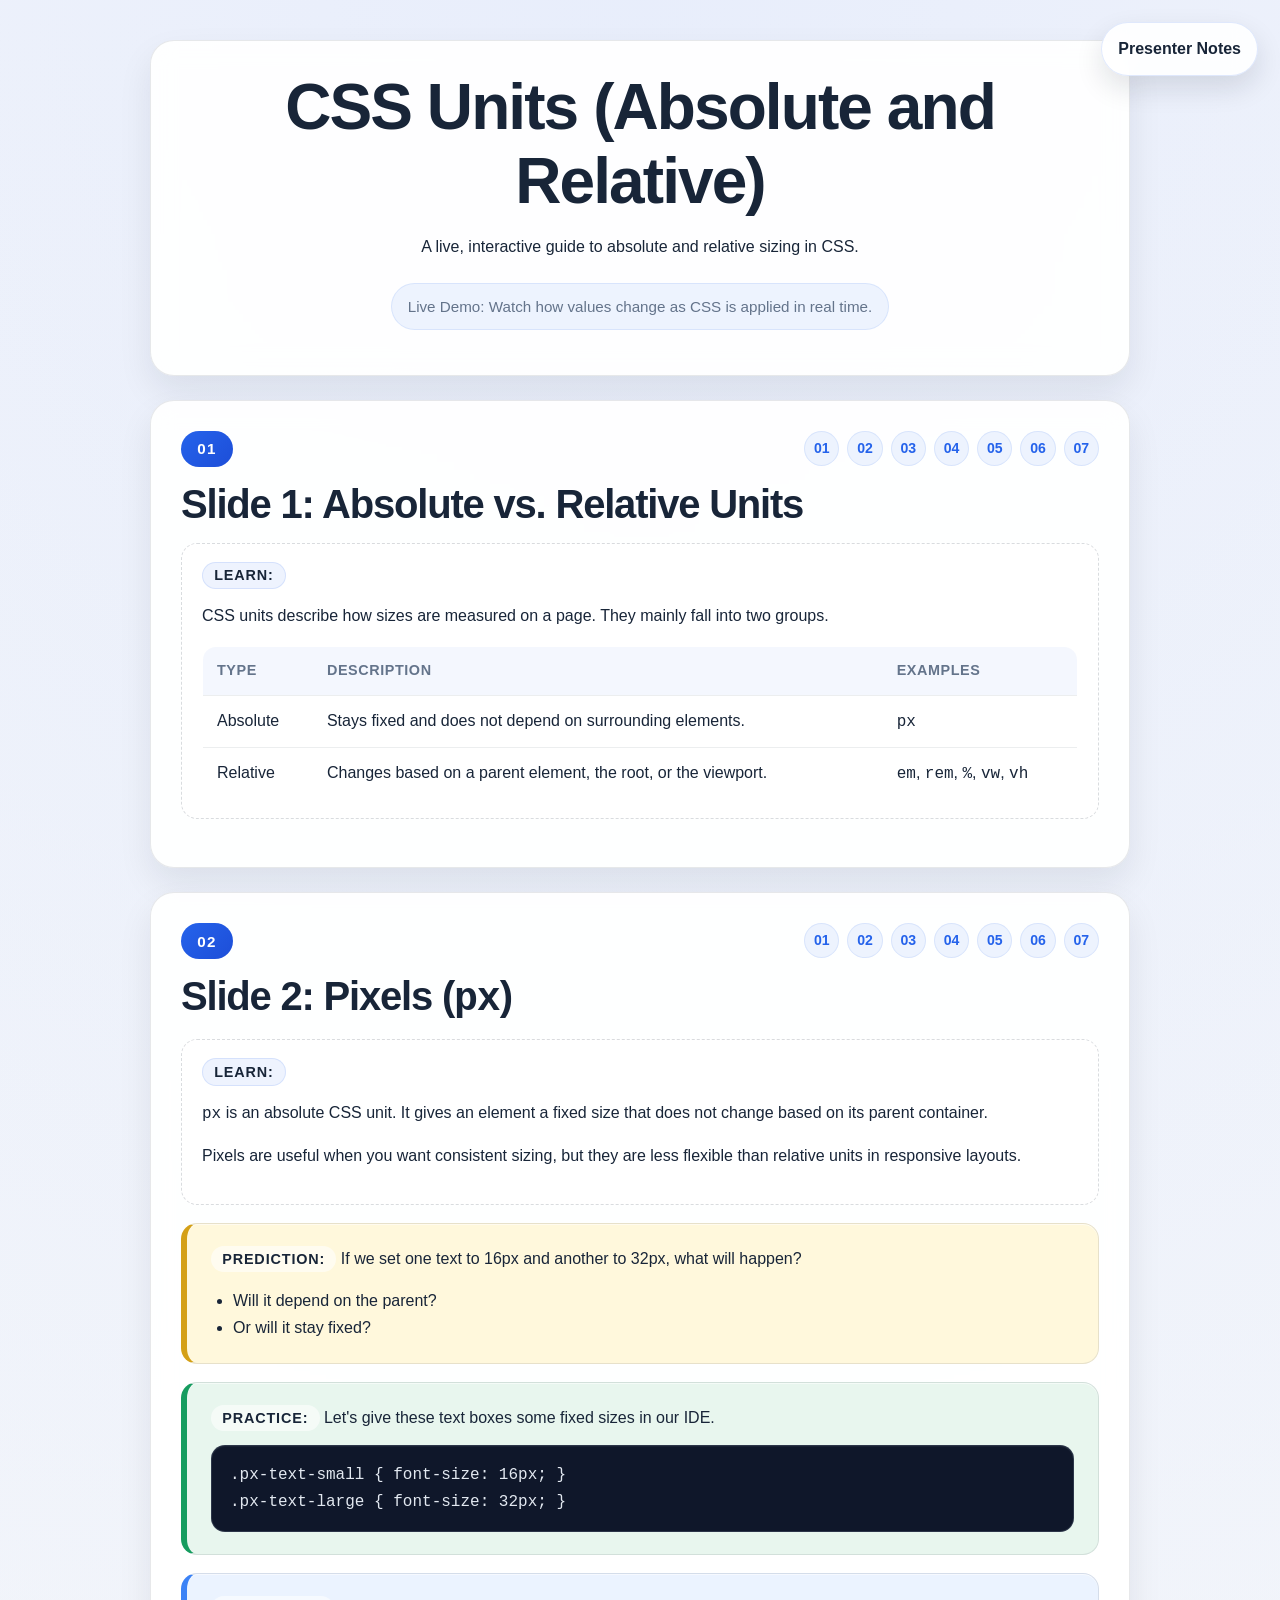
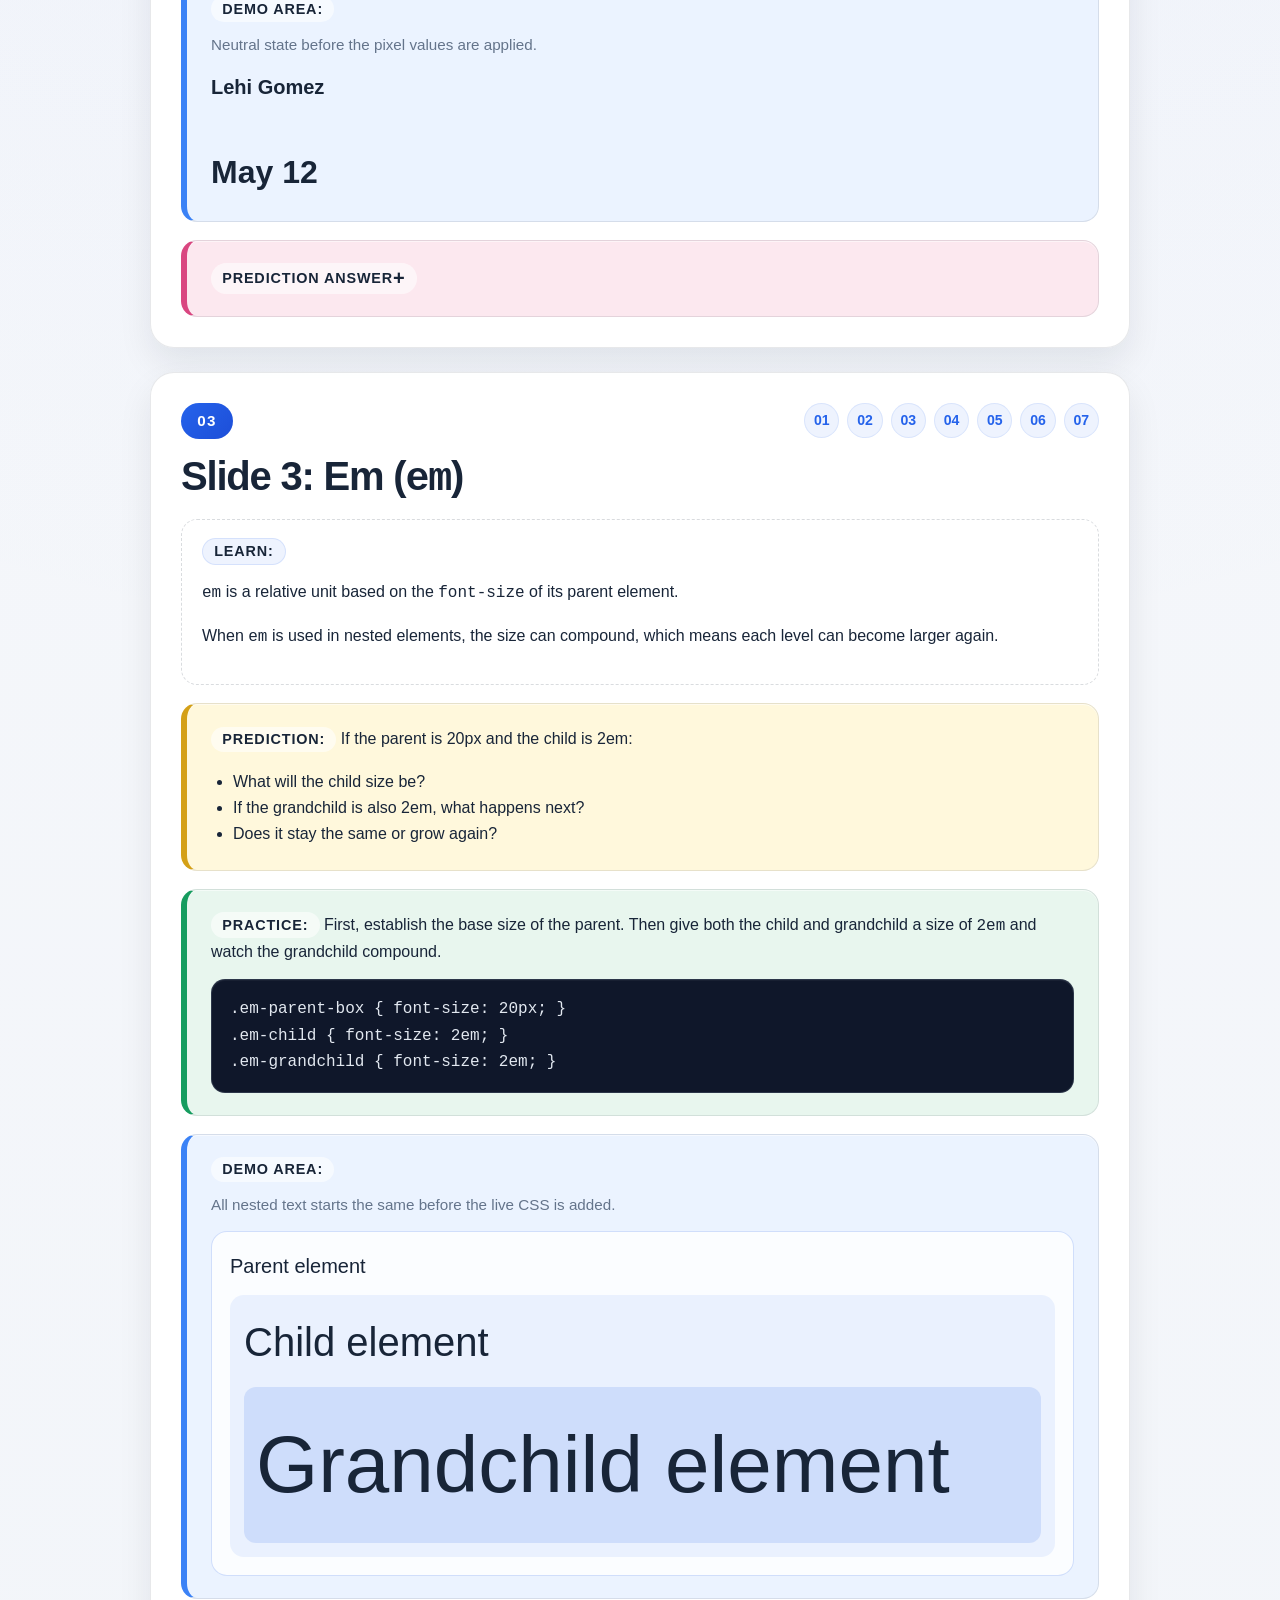
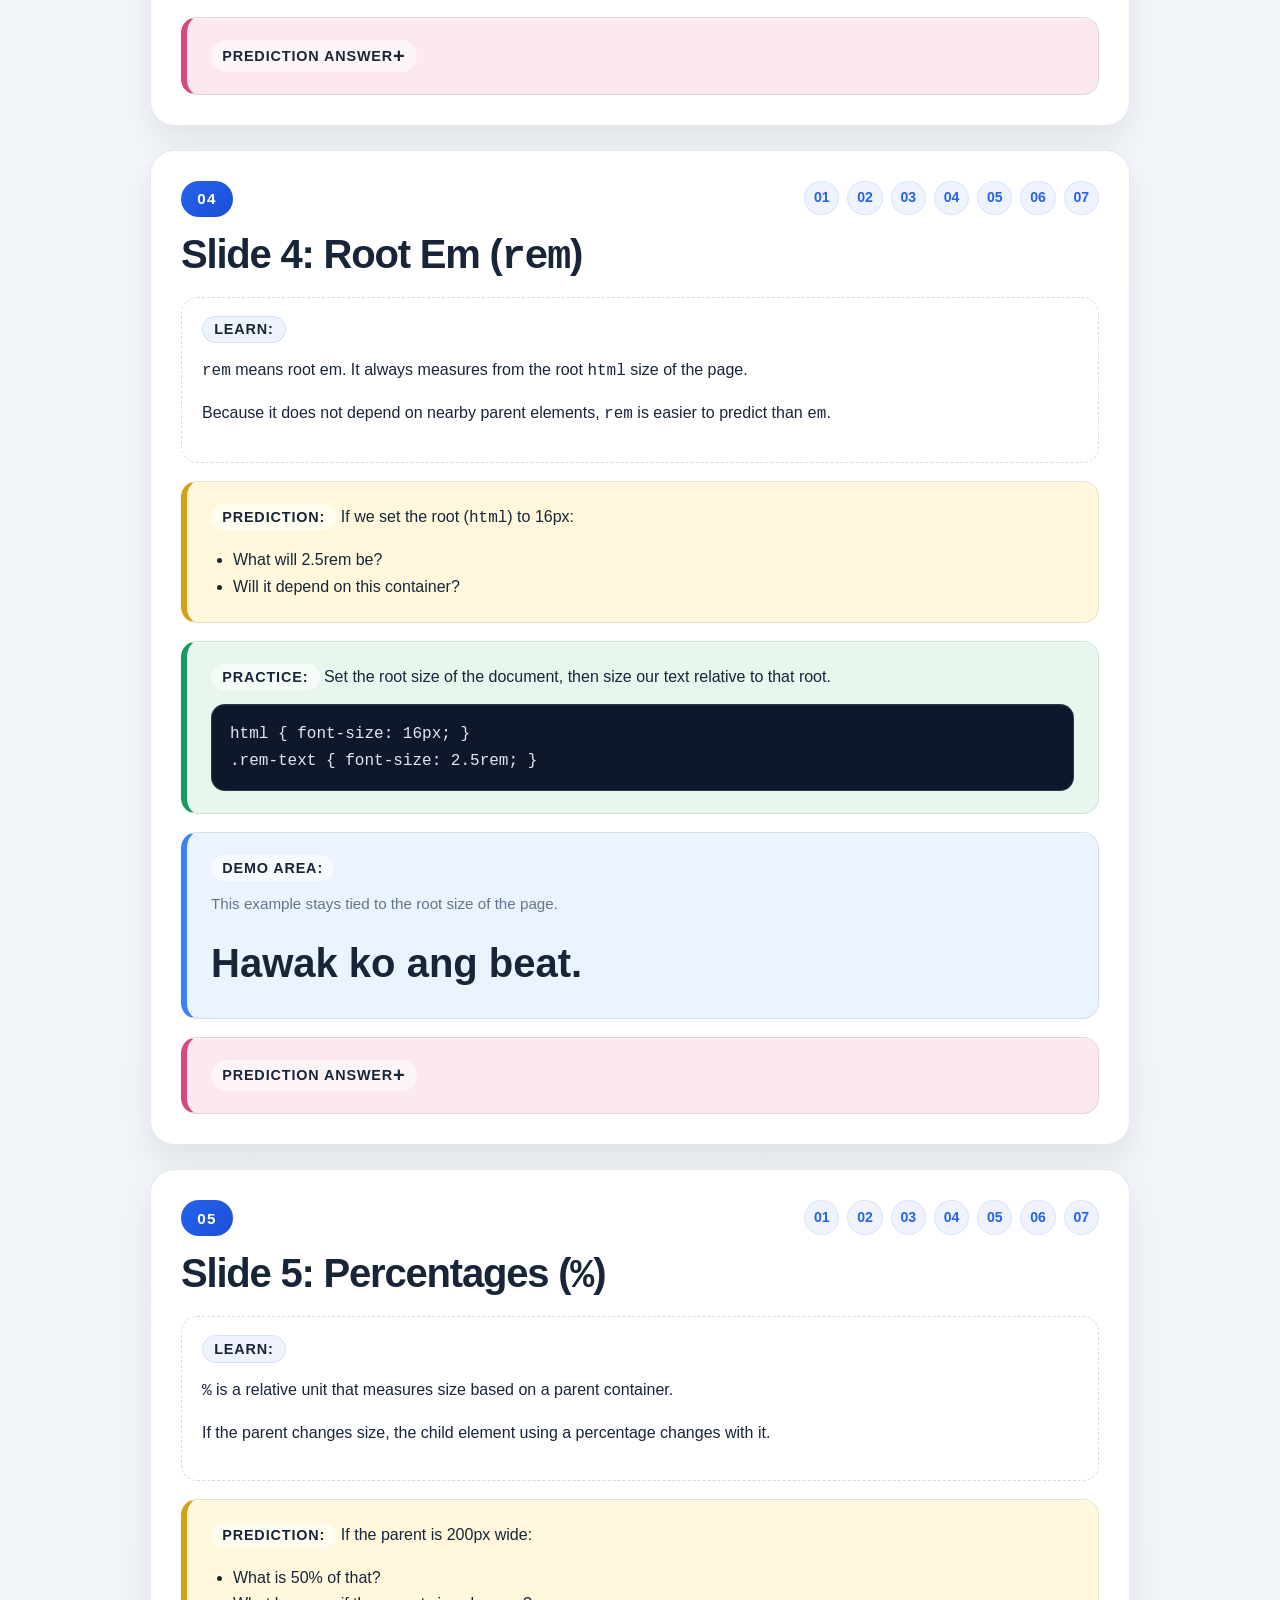
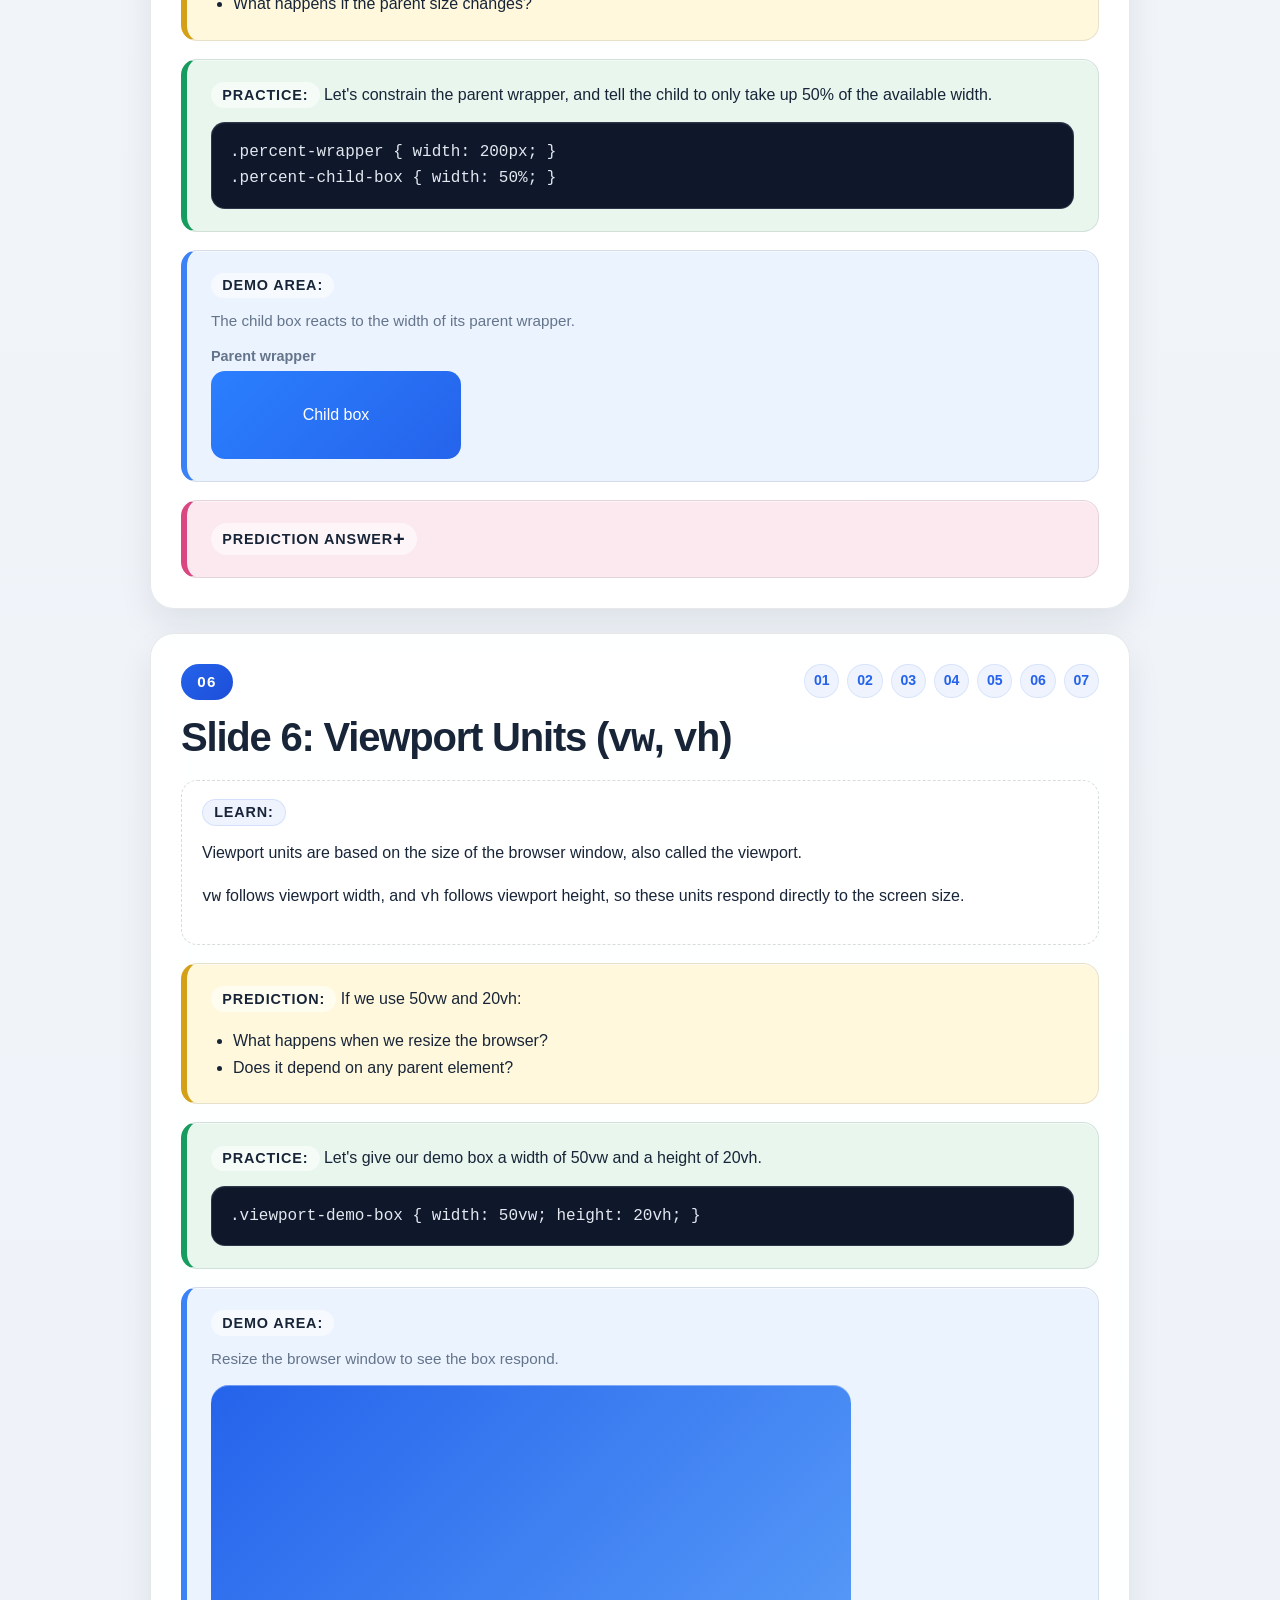
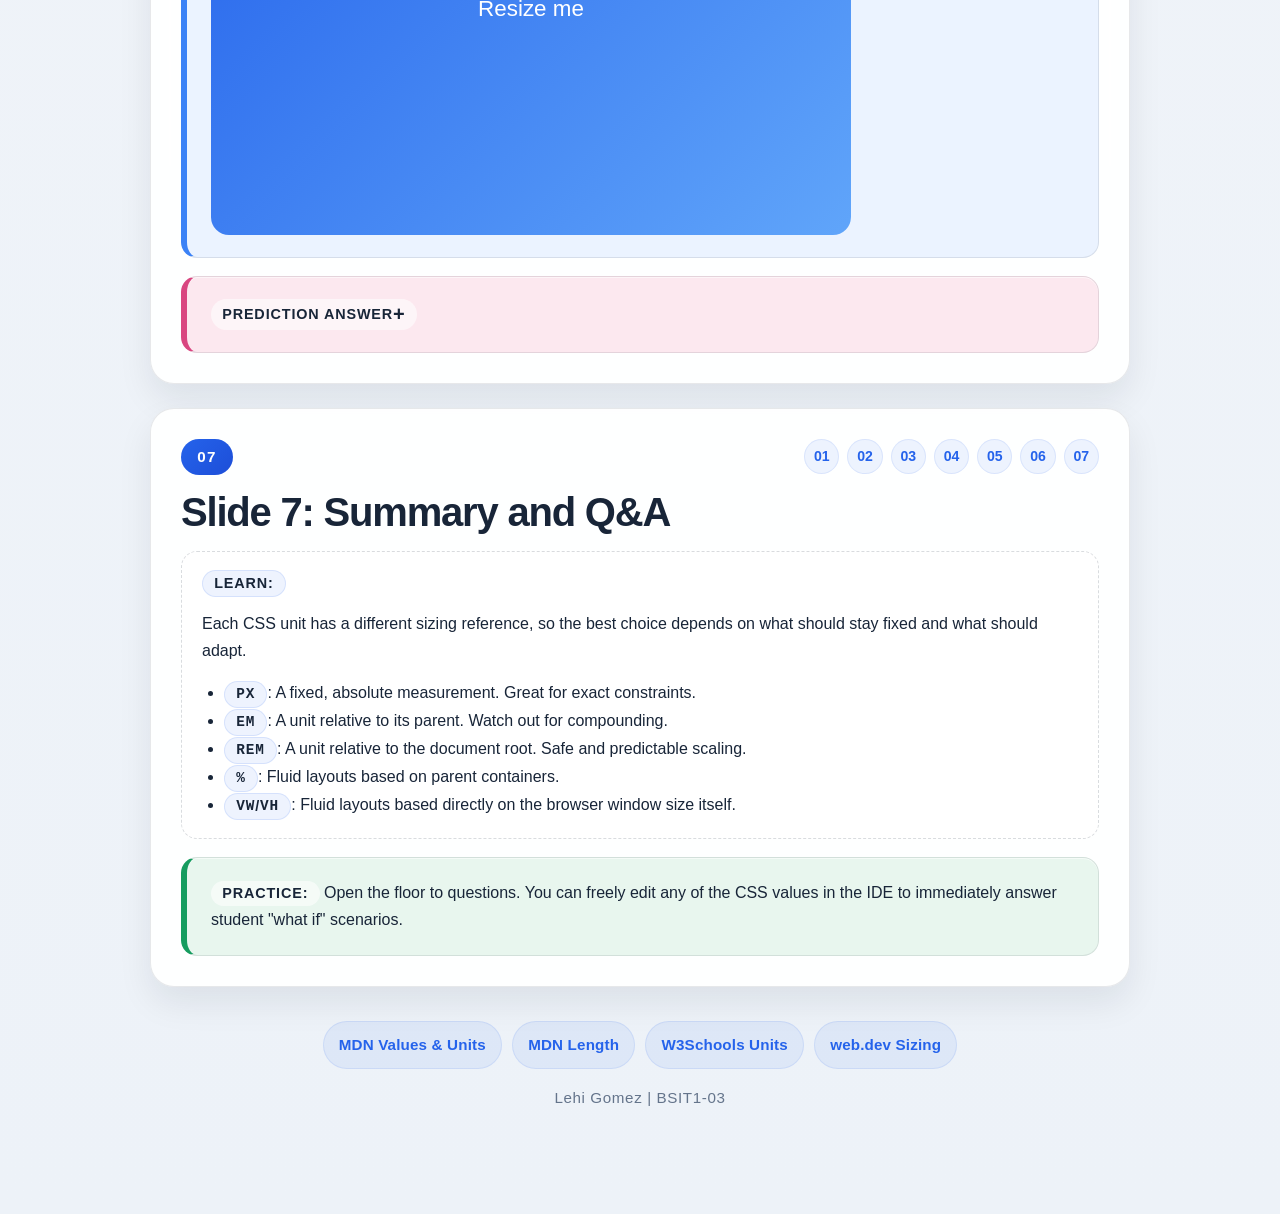
<file: index.html>
<!DOCTYPE html>
<html lang="en">

<head>
    <meta charset="UTF-8">
    <meta name="viewport" content="width=device-width, initial-scale=1.0">
    <title>CSS Units and Size</title>
    <link rel="stylesheet" href="css-units/styles.css">
</head>

<body>
    <button class="notes-toggle" type="button" aria-expanded="false" aria-controls="presenter-panel">
        Presenter Notes
    </button>

    <div class="page-shell">
        <main class="presentation-content">
            <header>
                <h1>CSS Units (Absolute and Relative)</h1>
                <p>A live, interactive guide to absolute and relative sizing in CSS.</p>
                <p class="header-note">
                    Live Demo: Watch how values change as CSS is applied in real time.
                </p>
            </header>

            <section class="slide" id="slide-01">
                <div class="slide-topbar">
                    <span class="slide-badge">01</span>
                    <nav class="slide-nav" aria-label="Jump to slide">
                        <a href="#slide-01">01</a>
                        <a href="#slide-02">02</a>
                        <a href="#slide-03">03</a>
                        <a href="#slide-04">04</a>
                        <a href="#slide-05">05</a>
                        <a href="#slide-06">06</a>
                        <a href="#slide-07">07</a>
                    </nav>
                </div>
                <h2 class="slide-title">Slide 1: Absolute vs. Relative Units</h2>
                <div class="learn-box">
                    <strong>Learn:</strong>
                    <p>CSS units describe how sizes are measured on a page. They mainly fall into two groups.</p>
                    <table class="learn-table">
                        <thead>
                            <tr>
                                <th>Type</th>
                                <th>Description</th>
                                <th>Examples</th>
                            </tr>
                        </thead>
                        <tbody>
                            <tr>
                                <td>Absolute</td>
                                <td>Stays fixed and does not depend on surrounding elements.</td>
                                <td><code>px</code></td>
                            </tr>
                            <tr>
                                <td>Relative</td>
                                <td>Changes based on a parent element, the root, or the viewport.</td>
                                <td><code>em</code>, <code>rem</code>, <code>%</code>, <code>vw</code>, <code>vh</code></td>
                            </tr>
                        </tbody>
                    </table>
                </div>
            </section>

            <section class="slide" id="slide-02">
                <div class="slide-topbar">
                    <span class="slide-badge">02</span>
                    <nav class="slide-nav" aria-label="Jump to slide">
                        <a href="#slide-01">01</a>
                        <a href="#slide-02">02</a>
                        <a href="#slide-03">03</a>
                        <a href="#slide-04">04</a>
                        <a href="#slide-05">05</a>
                        <a href="#slide-06">06</a>
                        <a href="#slide-07">07</a>
                    </nav>
                </div>
                <h2 class="slide-title">Slide 2: Pixels (<code>px</code>)</h2>
                <div class="learn-box">
                    <strong>Learn:</strong>
                    <p><code>px</code> is an absolute CSS unit. It gives an element a fixed size that does not change based on its parent container.</p>
                    <p>Pixels are useful when you want consistent sizing, but they are less flexible than relative units in responsive layouts.</p>
                </div>

                <div class="prediction-box">
                    <strong>Prediction:</strong>
                    If we set one text to 16px and another to 32px, what will happen?
                    <ul>
                        <li>Will it depend on the parent?</li>
                        <li>Or will it stay fixed?</li>
                    </ul>
                </div>

                <div class="action-box">
                    <strong>Practice:</strong> Let's give these text boxes some fixed sizes in our IDE.
                    <pre><code>.px-text-small { font-size: 16px; }
.px-text-large { font-size: 32px; }</code></pre>
                </div>

                <div class="demo-area">
                    <span class="demo-title">Demo Area:</span>
                    <p class="demo-note">Neutral state before the pixel values are applied.</p>
                    <div>
                        <strong class="px-text-small">Lehi Gomez</strong>
                    </div>
                    <div class="demo-spacer"></div>
                    <div>
                        <strong class="px-text-large">May 12</strong>
                    </div>
                </div>

                <details class="prediction-answer">
                    <summary>Prediction Answer</summary>
                    <p>Both values stay fixed. The 16px text remains smaller than the 32px text, and neither one depends on the parent element.</p>
                </details>
            </section>

            <section class="slide" id="slide-03">
                <div class="slide-topbar">
                    <span class="slide-badge">03</span>
                    <nav class="slide-nav" aria-label="Jump to slide">
                        <a href="#slide-01">01</a>
                        <a href="#slide-02">02</a>
                        <a href="#slide-03">03</a>
                        <a href="#slide-04">04</a>
                        <a href="#slide-05">05</a>
                        <a href="#slide-06">06</a>
                        <a href="#slide-07">07</a>
                    </nav>
                </div>
                <h2 class="slide-title">Slide 3: Em (<code>em</code>)</h2>
                <div class="learn-box">
                    <strong>Learn:</strong>
                    <p><code>em</code> is a relative unit based on the <code>font-size</code> of its parent element.</p>
                    <p>When <code>em</code> is used in nested elements, the size can compound, which means each level can become larger again.</p>
                </div>

                <div class="prediction-box">
                    <strong>Prediction:</strong>
                    If the parent is 20px and the child is 2em:
                    <ul>
                        <li>What will the child size be?</li>
                        <li>If the grandchild is also 2em, what happens next?</li>
                        <li>Does it stay the same or grow again?</li>
                    </ul>
                </div>

                <div class="action-box">
                    <strong>Practice:</strong> First, establish the base size of the parent. Then give both the child and grandchild a size of <code>2em</code> and watch the grandchild compound.
                    <pre><code>.em-parent-box { font-size: 20px; }
.em-child { font-size: 2em; }
.em-grandchild { font-size: 2em; }</code></pre>
                </div>

                <div class="demo-area">
                    <span class="demo-title">Demo Area:</span>
                    <p class="demo-note">All nested text starts the same before the live CSS is added.</p>
                    <div class="em-parent-box">
                        Parent element
                        <div class="em-child">
                            Child element
                            <div class="em-grandchild">
                                Grandchild element
                            </div>
                        </div>
                    </div>
                </div>

                <details class="prediction-answer">
                    <summary>Prediction Answer</summary>
                    <p>The child becomes 40px because it is 2 times its 20px parent. The grandchild then doubles again from the child, so it becomes 80px. This is the compounding behavior of <code>em</code>.</p>
                </details>
            </section>

            <section class="slide" id="slide-04">
                <div class="slide-topbar">
                    <span class="slide-badge">04</span>
                    <nav class="slide-nav" aria-label="Jump to slide">
                        <a href="#slide-01">01</a>
                        <a href="#slide-02">02</a>
                        <a href="#slide-03">03</a>
                        <a href="#slide-04">04</a>
                        <a href="#slide-05">05</a>
                        <a href="#slide-06">06</a>
                        <a href="#slide-07">07</a>
                    </nav>
                </div>
                <h2 class="slide-title">Slide 4: Root Em (<code>rem</code>)</h2>
                <div class="learn-box">
                    <strong>Learn:</strong>
                    <p><code>rem</code> means root em. It always measures from the root <code>html</code> size of the page.</p>
                    <p>Because it does not depend on nearby parent elements, <code>rem</code> is easier to predict than <code>em</code>.</p>
                </div>

                <div class="prediction-box">
                    <strong>Prediction:</strong>
                    If we set the root (<code>html</code>) to 16px:
                    <ul>
                        <li>What will 2.5rem be?</li>
                        <li>Will it depend on this container?</li>
                    </ul>
                </div>

                <div class="action-box">
                    <strong>Practice:</strong> Set the root size of the document, then size our text relative to that root.
                    <pre><code>html { font-size: 16px; }
.rem-text { font-size: 2.5rem; }</code></pre>
                </div>

                <div class="demo-area">
                    <span class="demo-title">Demo Area:</span>
                    <p class="demo-note">This example stays tied to the root size of the page.</p>
                    <strong class="rem-text">Hawak ko ang beat.</strong>
                </div>

                <details class="prediction-answer">
                    <summary>Prediction Answer</summary>
                    <p><code>2.5rem</code> becomes 40px because it always uses the root size of 16px. It does not depend on this local container.</p>
                </details>
            </section>

            <section class="slide" id="slide-05">
                <div class="slide-topbar">
                    <span class="slide-badge">05</span>
                    <nav class="slide-nav" aria-label="Jump to slide">
                        <a href="#slide-01">01</a>
                        <a href="#slide-02">02</a>
                        <a href="#slide-03">03</a>
                        <a href="#slide-04">04</a>
                        <a href="#slide-05">05</a>
                        <a href="#slide-06">06</a>
                        <a href="#slide-07">07</a>
                    </nav>
                </div>
                <h2 class="slide-title">Slide 5: Percentages (<code>%</code>)</h2>
                <div class="learn-box">
                    <strong>Learn:</strong>
                    <p><code>%</code> is a relative unit that measures size based on a parent container.</p>
                    <p>If the parent changes size, the child element using a percentage changes with it.</p>
                </div>

                <div class="prediction-box">
                    <strong>Prediction:</strong>
                    If the parent is 200px wide:
                    <ul>
                        <li>What is 50% of that?</li>
                        <li>What happens if the parent size changes?</li>
                    </ul>
                </div>

                <div class="action-box">
                    <strong>Practice:</strong> Let's constrain the parent wrapper, and tell the child to only take up 50% of the available width.
                    <pre><code>.percent-wrapper { width: 200px; }
.percent-child-box { width: 50%; }</code></pre>
                </div>

                <div class="demo-area">
                    <span class="demo-title">Demo Area:</span>
                    <p class="demo-note">The child box reacts to the width of its parent wrapper.</p>
                    <div class="percent-wrapper">
                        <span class="percent-label">Parent wrapper</span>
                        <div class="percent-child-box">Child box</div>
                    </div>
                </div>

                <details class="prediction-answer">
                    <summary>Prediction Answer</summary>
                    <p>If the parent is 200px wide, a child with <code>width: 50%</code> becomes 100px wide. If the parent changes size, the child changes with it.</p>
                </details>
            </section>

            <section class="slide" id="slide-06">
                <div class="slide-topbar">
                    <span class="slide-badge">06</span>
                    <nav class="slide-nav" aria-label="Jump to slide">
                        <a href="#slide-01">01</a>
                        <a href="#slide-02">02</a>
                        <a href="#slide-03">03</a>
                        <a href="#slide-04">04</a>
                        <a href="#slide-05">05</a>
                        <a href="#slide-06">06</a>
                        <a href="#slide-07">07</a>
                    </nav>
                </div>
                <h2 class="slide-title">Slide 6: Viewport Units (<code>vw</code>, <code>vh</code>)</h2>
                <div class="learn-box">
                    <strong>Learn:</strong>
                    <p>Viewport units are based on the size of the browser window, also called the viewport.</p>
                    <p><code>vw</code> follows viewport width, and <code>vh</code> follows viewport height, so these units respond directly to the screen size.</p>
                </div>

                <div class="prediction-box">
                    <strong>Prediction:</strong>
                    If we use 50vw and 20vh:
                    <ul>
                        <li>What happens when we resize the browser?</li>
                        <li>Does it depend on any parent element?</li>
                    </ul>
                </div>

                <div class="action-box">
                    <strong>Practice:</strong> Let's give our demo box a width of 50vw and a height of 20vh.
                    <pre><code>.viewport-demo-box { width: 50vw; height: 20vh; }</code></pre>
                </div>

                <div class="demo-area">
                    <span class="demo-title">Demo Area:</span>
                    <p class="demo-note">Resize the browser window to see the box respond.</p>
                    <div class="viewport-demo-box">Resize me</div>
                </div>

                <details class="prediction-answer">
                    <summary>Prediction Answer</summary>
                    <p>The box always tracks the browser window. At 50vw it uses half the viewport width, and at 20vh it uses one fifth of the viewport height, regardless of parent containers.</p>
                </details>
            </section>

            <section class="slide" id="slide-07">
                <div class="slide-topbar">
                    <span class="slide-badge">07</span>
                    <nav class="slide-nav" aria-label="Jump to slide">
                        <a href="#slide-01">01</a>
                        <a href="#slide-02">02</a>
                        <a href="#slide-03">03</a>
                        <a href="#slide-04">04</a>
                        <a href="#slide-05">05</a>
                        <a href="#slide-06">06</a>
                        <a href="#slide-07">07</a>
                    </nav>
                </div>
                <h2 class="slide-title">Slide 7: Summary and Q&amp;A</h2>
                <div class="learn-box">
                    <strong>Learn:</strong>
                    <p>Each CSS unit has a different sizing reference, so the best choice depends on what should stay fixed and what should adapt.</p>
                    <ul>
                        <li><strong><code>px</code></strong>: A fixed, absolute measurement. Great for exact constraints.</li>
                        <li><strong><code>em</code></strong>: A unit relative to its parent. Watch out for compounding.</li>
                        <li><strong><code>rem</code></strong>: A unit relative to the document root. Safe and predictable scaling.</li>
                        <li><strong><code>%</code></strong>: Fluid layouts based on parent containers.</li>
                        <li><strong><code>vw</code>/<code>vh</code></strong>: Fluid layouts based directly on the browser window size itself.</li>
                    </ul>
                </div>

                <div class="action-box">
                    <strong>Practice:</strong> Open the floor to questions. You can freely edit any of the CSS values in the IDE to immediately answer student "what if" scenarios.
                </div>
            </section>

            <footer class="page-footer">
                <div class="resource-links" aria-label="Additional resources">
                    <a href="https://developer.mozilla.org/en-US/docs/Learn/CSS/Building_blocks/Values_and_units" target="_blank" rel="noreferrer">MDN Values &amp; Units</a>
                    <a href="https://developer.mozilla.org/en-US/docs/Web/CSS/length" target="_blank" rel="noreferrer">MDN Length</a>
                    <a href="https://www.w3schools.com/css/css_units.asp" target="_blank" rel="noreferrer">W3Schools Units</a>
                    <a href="https://web.dev/learn/css/sizing/" target="_blank" rel="noreferrer">web.dev Sizing</a>
                </div>
                <p>Lehi Gomez | BSIT1-03</p>
            </footer>
        </main>

        <aside class="presenter-panel" id="presenter-panel" aria-label="Presenter notes">
            <div class="presenter-panel-inner">
                <div class="presenter-panel-header">
                    <p class="presenter-eyebrow">Presenter Notes</p>
                    <h2>Teaching Guide</h2>
                    <p>Use this panel as a quick cue sheet while the main page stays clean for presenting.</p>
                </div>

                <nav class="presenter-nav" aria-label="Slides">
                    <a href="#slide-01">01</a>
                    <a href="#slide-02">02</a>
                    <a href="#slide-03">03</a>
                    <a href="#slide-04">04</a>
                    <a href="#slide-05">05</a>
                    <a href="#slide-06">06</a>
                    <a href="#slide-07">07</a>
                </nav>

                <section class="presenter-note-card">
                    <h3>Slide 1</h3>
                    <p>Welcome, everyone! Today, we're diving into CSS units. Understanding units is the foundation of building websites that look great whether you are viewing them on a massive desktop monitor or a tiny mobile phone.</p>
                    <p>In CSS, we divide units into two main categories: <strong>absolute</strong>, which stay fixed, and <strong>relative</strong>, which adapt to context. Use the table on the slide to introduce that difference before moving into specific examples.</p>
                </section>

                <section class="presenter-note-card">
                    <h3>Slide 2</h3>
                    <p>Important: a CSS pixel is not a literal physical glowing dot on the screen. On high-density displays, it is a standardized measurement rather than a one-to-one screen dot.</p>
                    <p>Emphasize that <code>px</code> is absolute. If you set <code>font-size: 16px</code>, it stays that size no matter what parent container it sits inside. It is consistent, but it is not responsive.</p>
                </section>

                <section class="presenter-note-card">
                    <h3>Slide 3</h3>
                    <p>Now we enter the world of relative units. The <code>em</code> unit calculates its math based on the specific <code>font-size</code> of its parent element.</p>
                    <p>Walk through the compounding slowly: if the parent is 20px, then a child at 2em becomes 40px. If the grandchild is also 2em, it doubles again from the child and becomes 80px.</p>
                </section>

                <section class="presenter-note-card">
                    <h3>Slide 4</h3>
                    <p>Because the math for <code>em</code> compounding can get messy, this is a good place to introduce <code>rem</code> as the safer alternative.</p>
                    <p>Explain that <code>rem</code> always looks up to the root <code>html</code> element. It does not read from the local parent, so it avoids compounding completely.</p>
                </section>

                <section class="presenter-note-card">
                    <h3>Slide 5</h3>
                    <p>Percentages define a size relative to the dimensions of a parent container, so keep the explanation grounded in that parent-child relationship.</p>
                    <p>Point out that when the wrapper changes, the child changes with it. That is what makes percentage-based layouts fluid.</p>
                </section>

                <section class="presenter-note-card">
                    <h3>Slide 6</h3>
                    <p>Finally, introduce viewport units by contrasting them with percentages. Percentages depend on a parent container, but viewport units ignore parents and follow the browser window itself.</p>
                    <p>As you explain <code>1vw</code> and <code>1vh</code>, resize the browser slightly so students can see the box respond in real time.</p>
                </section>

                <section class="presenter-note-card">
                    <h3>Slide 7</h3>
                    <p>Close by recapping the unit references: <code>px</code> is fixed, <code>em</code> reads from the parent, <code>rem</code> reads from the root, percentages read from the parent container, and <code>vw</code> or <code>vh</code> read from the viewport.</p>
                    <p>Invite quick "what if" edits in the CSS so the recap feels interactive instead of purely verbal.</p>
                </section>
            </div>
        </aside>
    </div>

    <script>
        const notesToggle = document.querySelector('.notes-toggle');
        const body = document.body;

        notesToggle.addEventListener('click', () => {
            const isOpen = body.classList.toggle('notes-visible');
            notesToggle.setAttribute('aria-expanded', String(isOpen));
            notesToggle.textContent = isOpen ? 'X' : 'Presenter Notes';
        });
    </script>
</body>

</html>
</file>
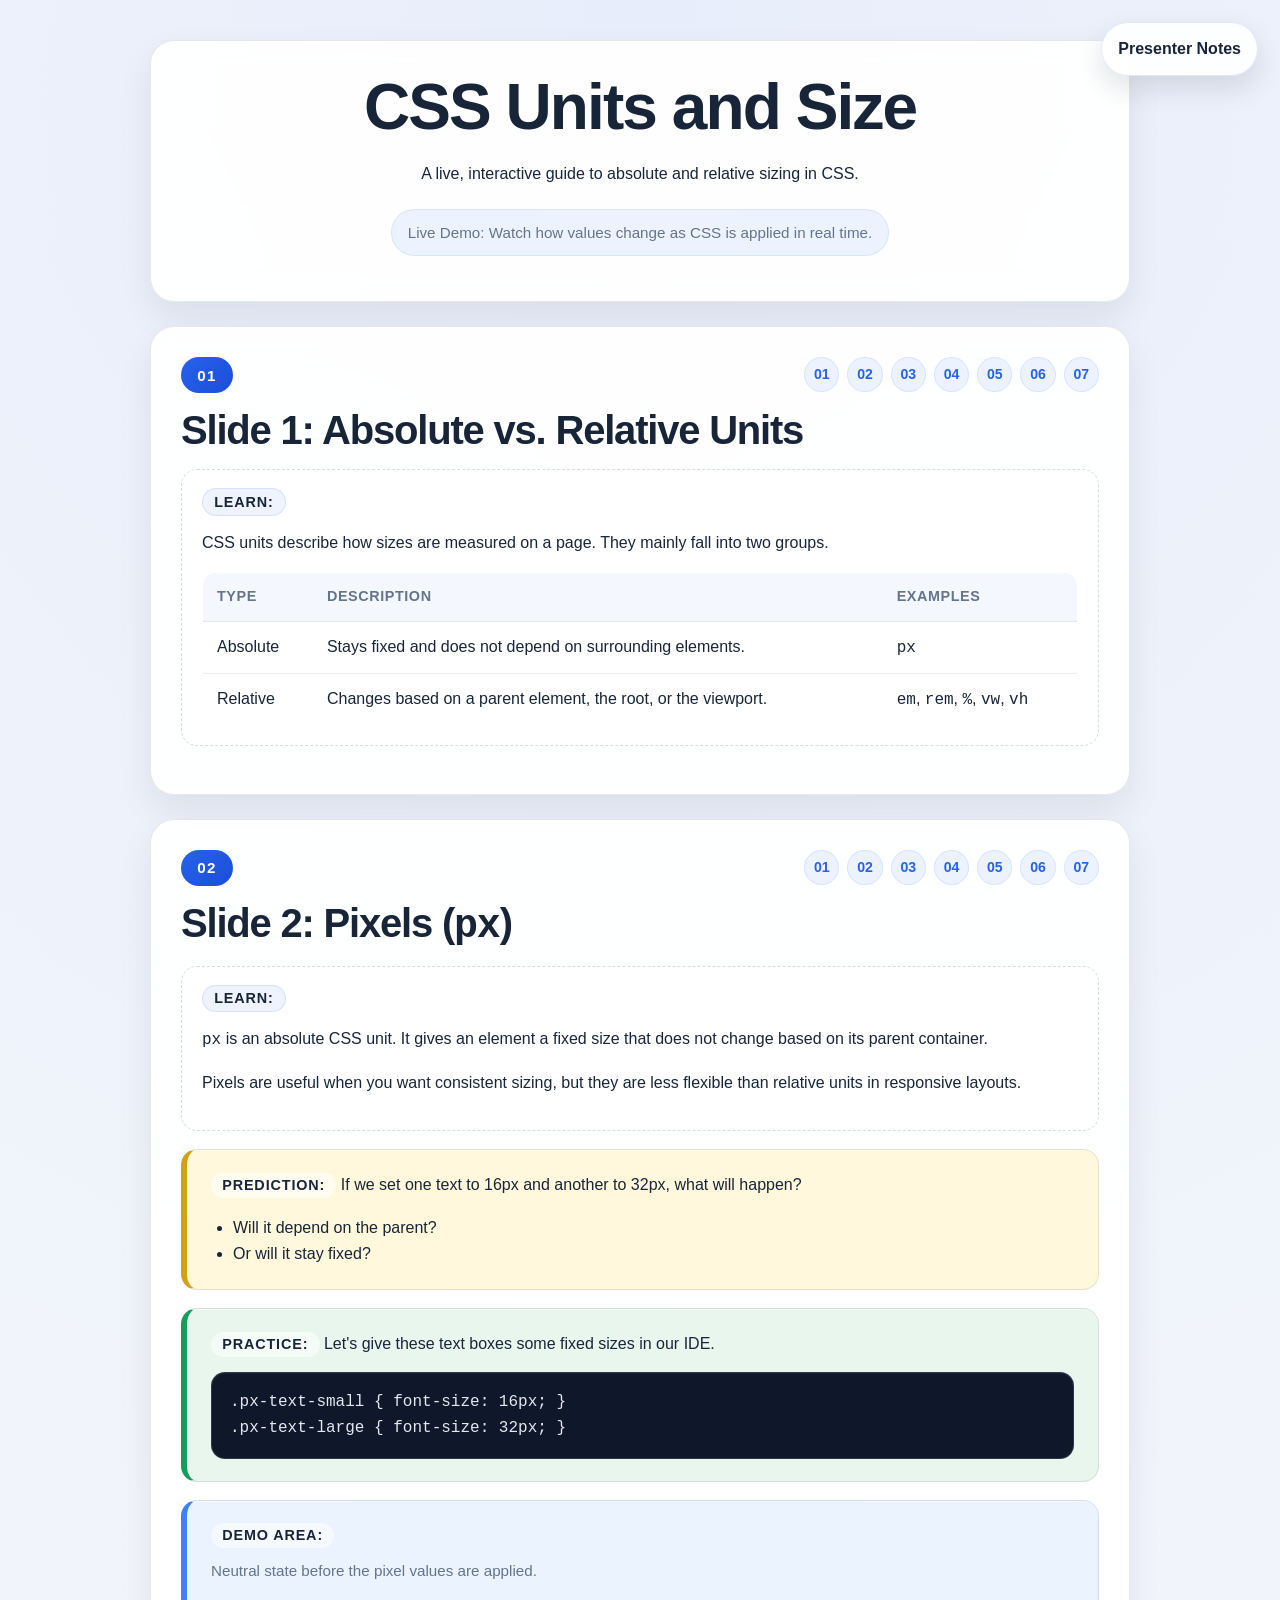
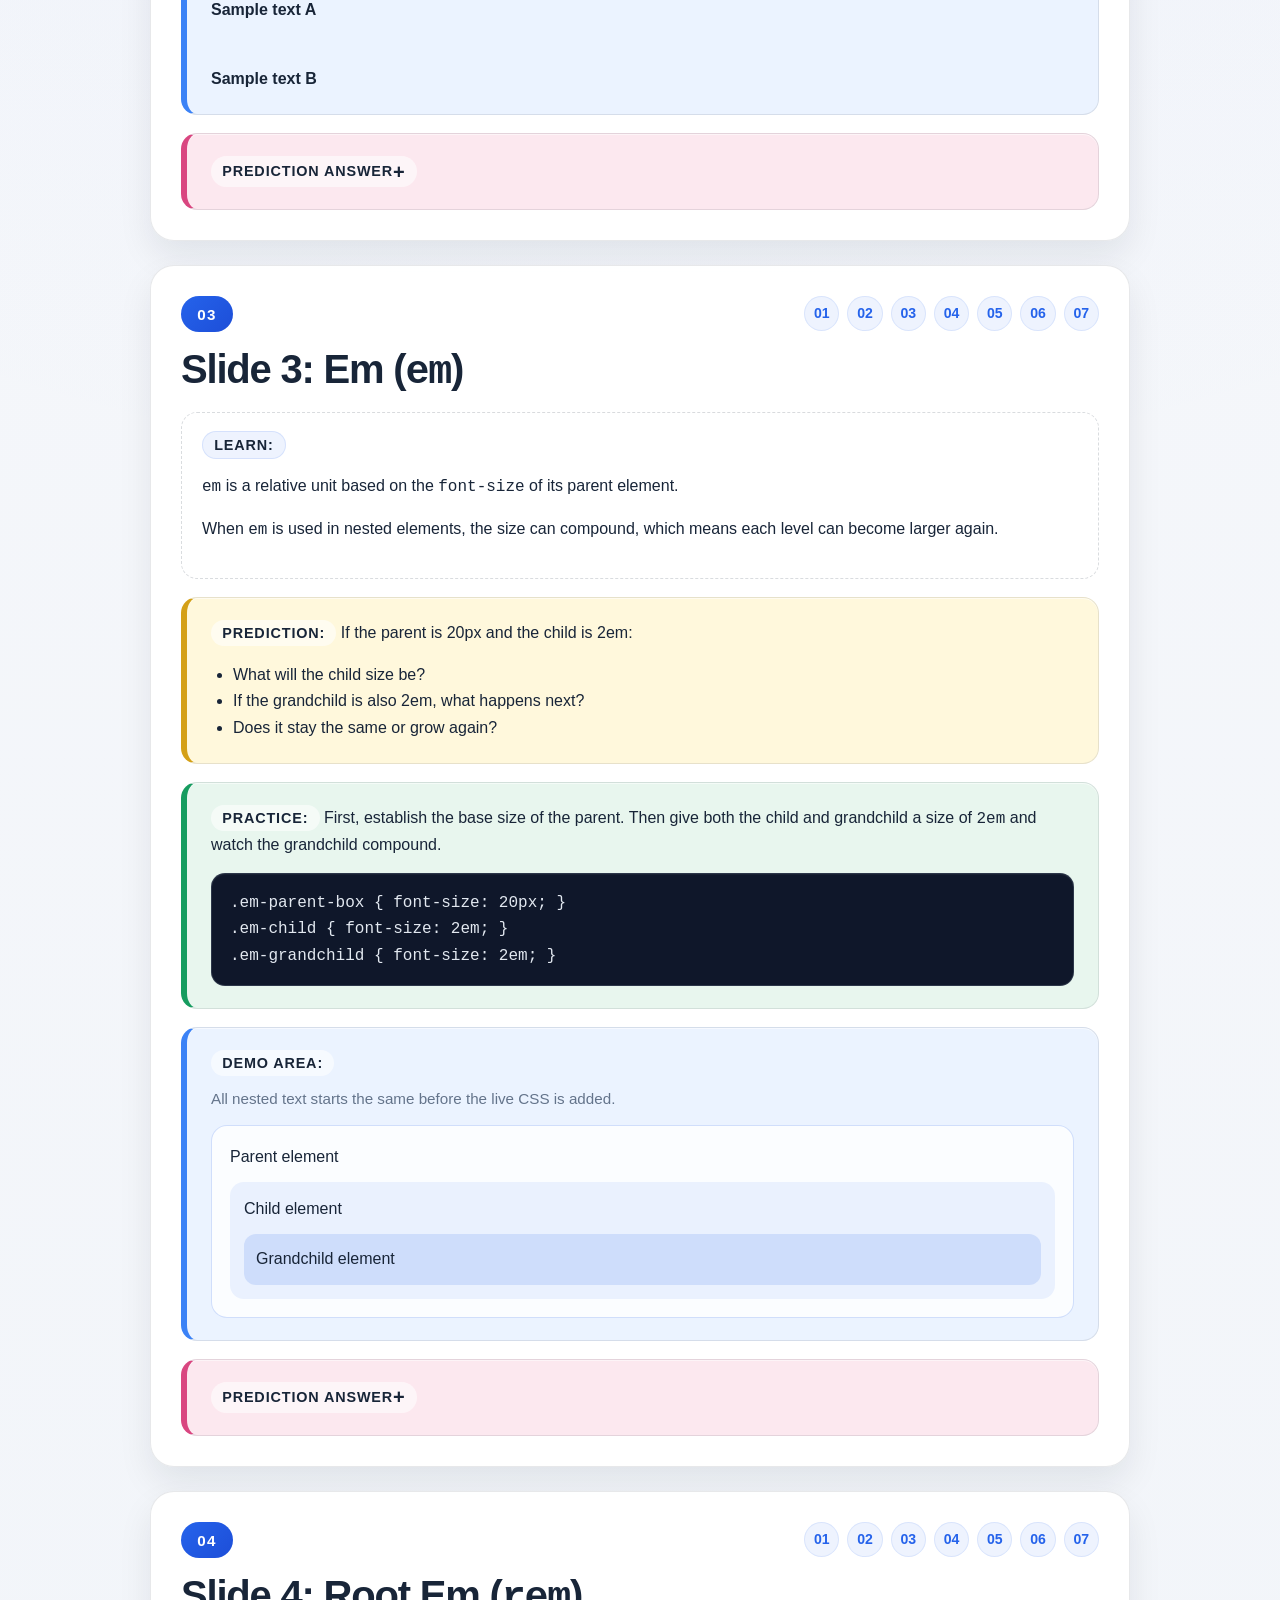
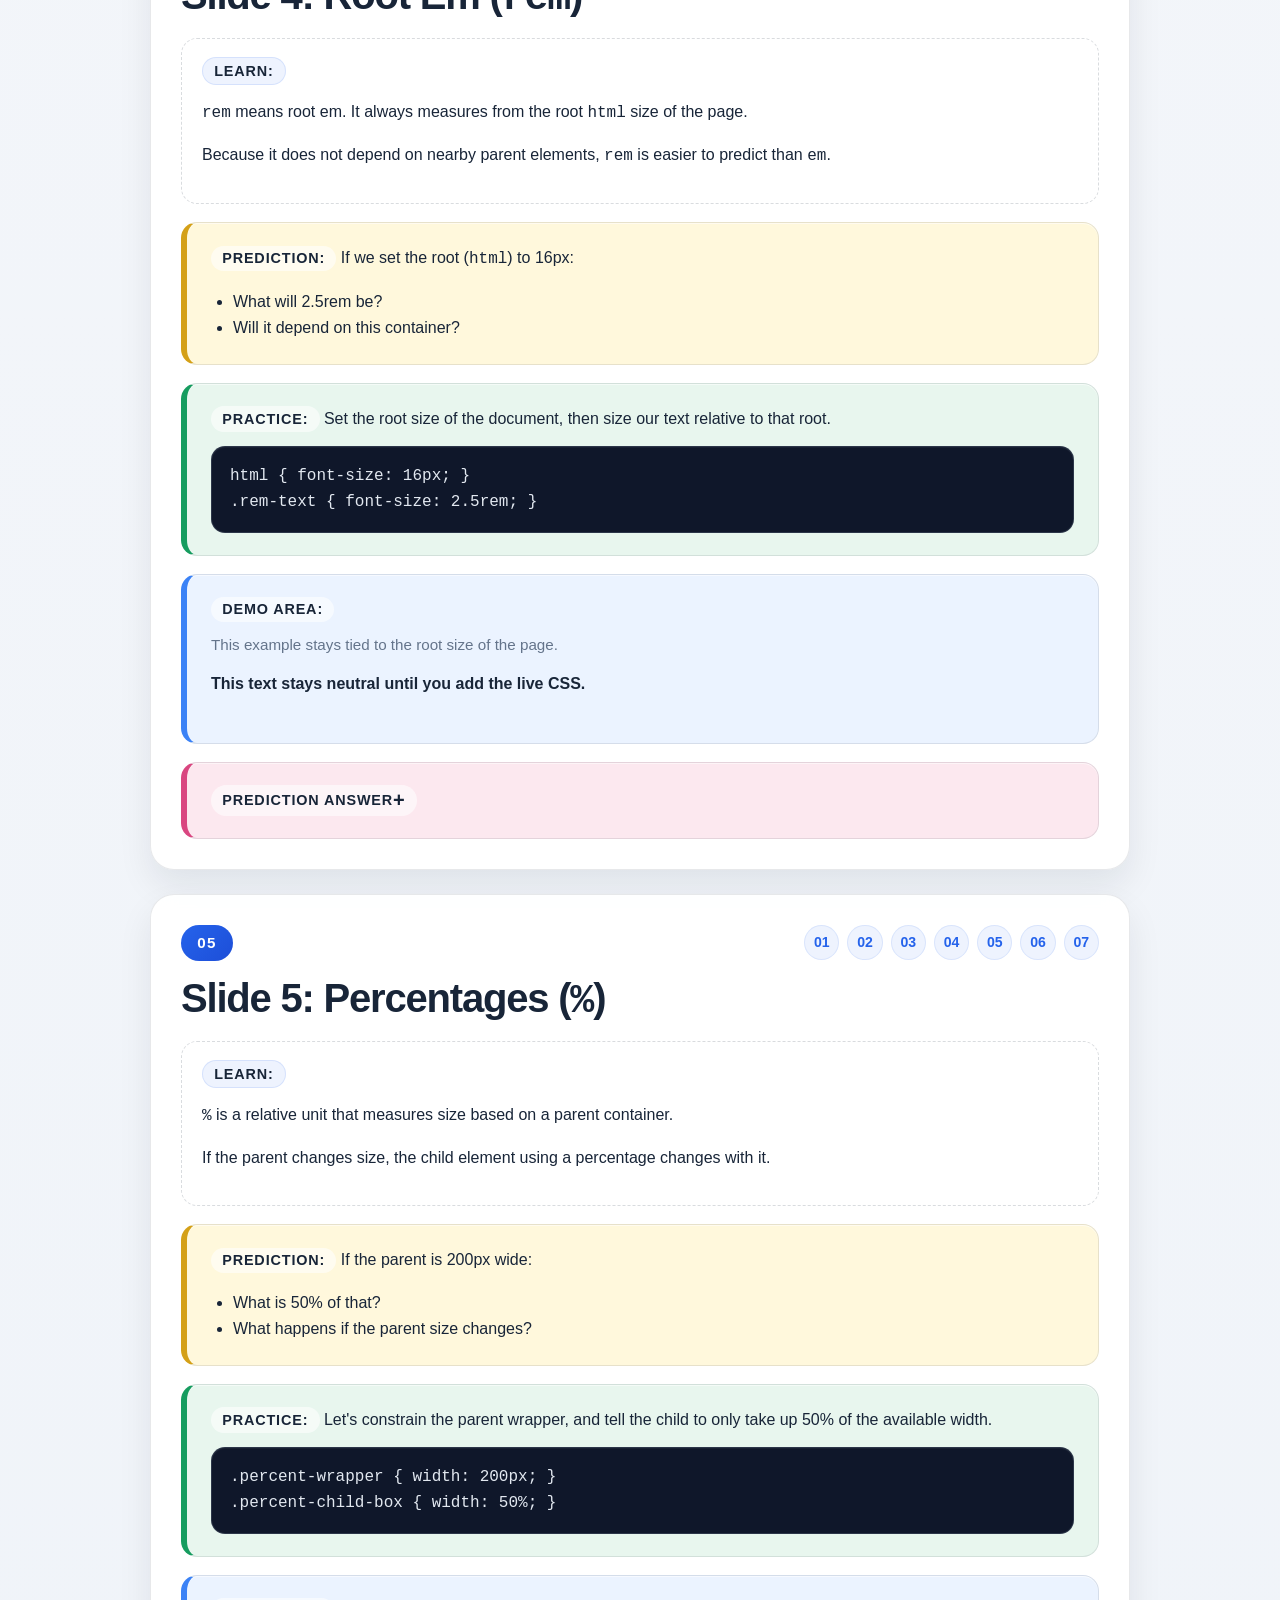
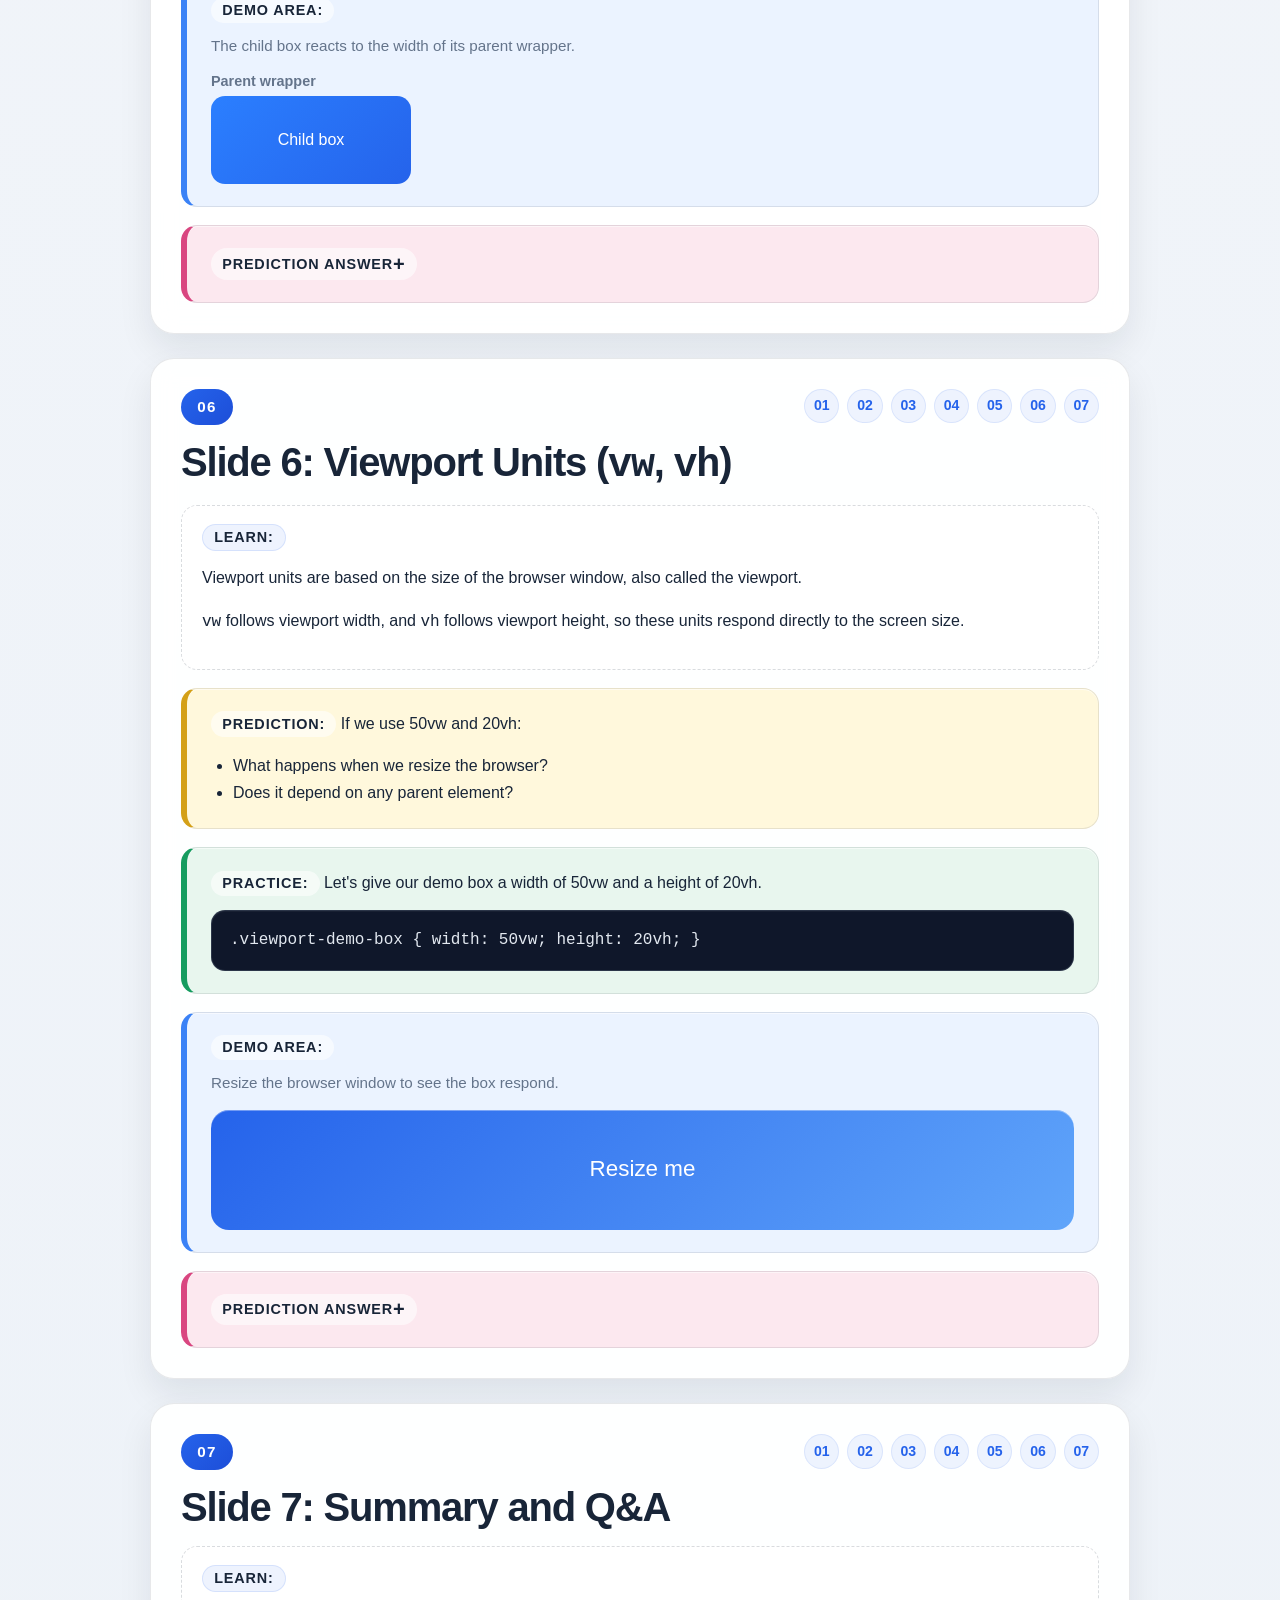
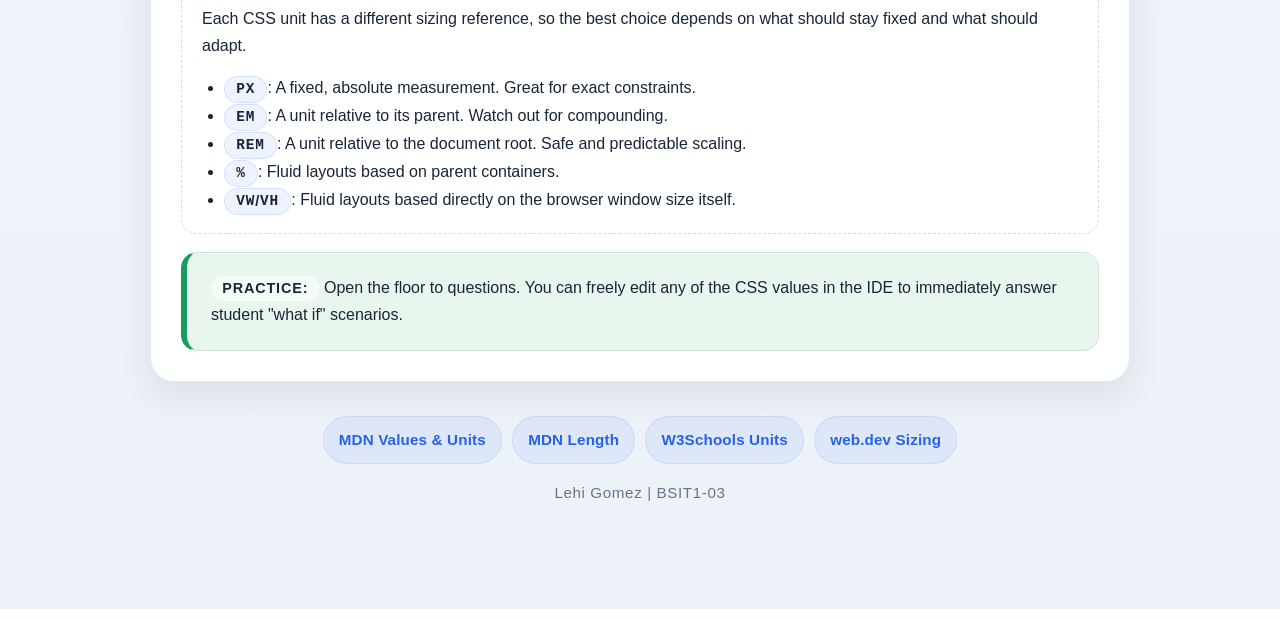
<file: css-units-masterclass/index.html>
<!DOCTYPE html>
<html lang="en">

<head>
    <meta charset="UTF-8">
    <meta name="viewport" content="width=device-width, initial-scale=1.0">
    <title>CSS Units and Size</title>
    <link rel="stylesheet" href="styles.css">
</head>

<body>
    <button class="notes-toggle" type="button" aria-expanded="false" aria-controls="presenter-panel">
        Presenter Notes
    </button>

    <div class="page-shell">
        <main class="presentation-content">
            <header>
                <h1>CSS Units and Size</h1>
                <p>A live, interactive guide to absolute and relative sizing in CSS.</p>
                <p class="header-note">
                    Live Demo: Watch how values change as CSS is applied in real time.
                </p>
            </header>

            <section class="slide" id="slide-01">
                <div class="slide-topbar">
                    <span class="slide-badge">01</span>
                    <nav class="slide-nav" aria-label="Jump to slide">
                        <a href="#slide-01">01</a>
                        <a href="#slide-02">02</a>
                        <a href="#slide-03">03</a>
                        <a href="#slide-04">04</a>
                        <a href="#slide-05">05</a>
                        <a href="#slide-06">06</a>
                        <a href="#slide-07">07</a>
                    </nav>
                </div>
                <h2 class="slide-title">Slide 1: Absolute vs. Relative Units</h2>
                <div class="learn-box">
                    <strong>Learn:</strong>
                    <p>CSS units describe how sizes are measured on a page. They mainly fall into two groups.</p>
                    <table class="learn-table">
                        <thead>
                            <tr>
                                <th>Type</th>
                                <th>Description</th>
                                <th>Examples</th>
                            </tr>
                        </thead>
                        <tbody>
                            <tr>
                                <td>Absolute</td>
                                <td>Stays fixed and does not depend on surrounding elements.</td>
                                <td><code>px</code></td>
                            </tr>
                            <tr>
                                <td>Relative</td>
                                <td>Changes based on a parent element, the root, or the viewport.</td>
                                <td><code>em</code>, <code>rem</code>, <code>%</code>, <code>vw</code>, <code>vh</code></td>
                            </tr>
                        </tbody>
                    </table>
                </div>
            </section>

            <section class="slide" id="slide-02">
                <div class="slide-topbar">
                    <span class="slide-badge">02</span>
                    <nav class="slide-nav" aria-label="Jump to slide">
                        <a href="#slide-01">01</a>
                        <a href="#slide-02">02</a>
                        <a href="#slide-03">03</a>
                        <a href="#slide-04">04</a>
                        <a href="#slide-05">05</a>
                        <a href="#slide-06">06</a>
                        <a href="#slide-07">07</a>
                    </nav>
                </div>
                <h2 class="slide-title">Slide 2: Pixels (<code>px</code>)</h2>
                <div class="learn-box">
                    <strong>Learn:</strong>
                    <p><code>px</code> is an absolute CSS unit. It gives an element a fixed size that does not change based on its parent container.</p>
                    <p>Pixels are useful when you want consistent sizing, but they are less flexible than relative units in responsive layouts.</p>
                </div>

                <div class="prediction-box">
                    <strong>Prediction:</strong>
                    If we set one text to 16px and another to 32px, what will happen?
                    <ul>
                        <li>Will it depend on the parent?</li>
                        <li>Or will it stay fixed?</li>
                    </ul>
                </div>

                <div class="action-box">
                    <strong>Practice:</strong> Let's give these text boxes some fixed sizes in our IDE.
                    <pre><code>.px-text-small { font-size: 16px; }
.px-text-large { font-size: 32px; }</code></pre>
                </div>

                <div class="demo-area">
                    <span class="demo-title">Demo Area:</span>
                    <p class="demo-note">Neutral state before the pixel values are applied.</p>
                    <div>
                        <strong class="px-text-small">Sample text A</strong>
                    </div>
                    <div class="demo-spacer"></div>
                    <div>
                        <strong class="px-text-large">Sample text B</strong>
                    </div>
                </div>

                <details class="prediction-answer">
                    <summary>Prediction Answer</summary>
                    <p>Both values stay fixed. The 16px text remains smaller than the 32px text, and neither one depends on the parent element.</p>
                </details>
            </section>

            <section class="slide" id="slide-03">
                <div class="slide-topbar">
                    <span class="slide-badge">03</span>
                    <nav class="slide-nav" aria-label="Jump to slide">
                        <a href="#slide-01">01</a>
                        <a href="#slide-02">02</a>
                        <a href="#slide-03">03</a>
                        <a href="#slide-04">04</a>
                        <a href="#slide-05">05</a>
                        <a href="#slide-06">06</a>
                        <a href="#slide-07">07</a>
                    </nav>
                </div>
                <h2 class="slide-title">Slide 3: Em (<code>em</code>)</h2>
                <div class="learn-box">
                    <strong>Learn:</strong>
                    <p><code>em</code> is a relative unit based on the <code>font-size</code> of its parent element.</p>
                    <p>When <code>em</code> is used in nested elements, the size can compound, which means each level can become larger again.</p>
                </div>

                <div class="prediction-box">
                    <strong>Prediction:</strong>
                    If the parent is 20px and the child is 2em:
                    <ul>
                        <li>What will the child size be?</li>
                        <li>If the grandchild is also 2em, what happens next?</li>
                        <li>Does it stay the same or grow again?</li>
                    </ul>
                </div>

                <div class="action-box">
                    <strong>Practice:</strong> First, establish the base size of the parent. Then give both the child and grandchild a size of <code>2em</code> and watch the grandchild compound.
                    <pre><code>.em-parent-box { font-size: 20px; }
.em-child { font-size: 2em; }
.em-grandchild { font-size: 2em; }</code></pre>
                </div>

                <div class="demo-area">
                    <span class="demo-title">Demo Area:</span>
                    <p class="demo-note">All nested text starts the same before the live CSS is added.</p>
                    <div class="em-parent-box">
                        Parent element
                        <div class="em-child">
                            Child element
                            <div class="em-grandchild">
                                Grandchild element
                            </div>
                        </div>
                    </div>
                </div>

                <details class="prediction-answer">
                    <summary>Prediction Answer</summary>
                    <p>The child becomes 40px because it is 2 times its 20px parent. The grandchild then doubles again from the child, so it becomes 80px. This is the compounding behavior of <code>em</code>.</p>
                </details>
            </section>

            <section class="slide" id="slide-04">
                <div class="slide-topbar">
                    <span class="slide-badge">04</span>
                    <nav class="slide-nav" aria-label="Jump to slide">
                        <a href="#slide-01">01</a>
                        <a href="#slide-02">02</a>
                        <a href="#slide-03">03</a>
                        <a href="#slide-04">04</a>
                        <a href="#slide-05">05</a>
                        <a href="#slide-06">06</a>
                        <a href="#slide-07">07</a>
                    </nav>
                </div>
                <h2 class="slide-title">Slide 4: Root Em (<code>rem</code>)</h2>
                <div class="learn-box">
                    <strong>Learn:</strong>
                    <p><code>rem</code> means root em. It always measures from the root <code>html</code> size of the page.</p>
                    <p>Because it does not depend on nearby parent elements, <code>rem</code> is easier to predict than <code>em</code>.</p>
                </div>

                <div class="prediction-box">
                    <strong>Prediction:</strong>
                    If we set the root (<code>html</code>) to 16px:
                    <ul>
                        <li>What will 2.5rem be?</li>
                        <li>Will it depend on this container?</li>
                    </ul>
                </div>

                <div class="action-box">
                    <strong>Practice:</strong> Set the root size of the document, then size our text relative to that root.
                    <pre><code>html { font-size: 16px; }
.rem-text { font-size: 2.5rem; }</code></pre>
                </div>

                <div class="demo-area">
                    <span class="demo-title">Demo Area:</span>
                    <p class="demo-note">This example stays tied to the root size of the page.</p>
                    <strong class="rem-text">This text stays neutral until you add the live CSS.</strong>
                </div>

                <details class="prediction-answer">
                    <summary>Prediction Answer</summary>
                    <p><code>2.5rem</code> becomes 40px because it always uses the root size of 16px. It does not depend on this local container.</p>
                </details>
            </section>

            <section class="slide" id="slide-05">
                <div class="slide-topbar">
                    <span class="slide-badge">05</span>
                    <nav class="slide-nav" aria-label="Jump to slide">
                        <a href="#slide-01">01</a>
                        <a href="#slide-02">02</a>
                        <a href="#slide-03">03</a>
                        <a href="#slide-04">04</a>
                        <a href="#slide-05">05</a>
                        <a href="#slide-06">06</a>
                        <a href="#slide-07">07</a>
                    </nav>
                </div>
                <h2 class="slide-title">Slide 5: Percentages (<code>%</code>)</h2>
                <div class="learn-box">
                    <strong>Learn:</strong>
                    <p><code>%</code> is a relative unit that measures size based on a parent container.</p>
                    <p>If the parent changes size, the child element using a percentage changes with it.</p>
                </div>

                <div class="prediction-box">
                    <strong>Prediction:</strong>
                    If the parent is 200px wide:
                    <ul>
                        <li>What is 50% of that?</li>
                        <li>What happens if the parent size changes?</li>
                    </ul>
                </div>

                <div class="action-box">
                    <strong>Practice:</strong> Let's constrain the parent wrapper, and tell the child to only take up 50% of the available width.
                    <pre><code>.percent-wrapper { width: 200px; }
.percent-child-box { width: 50%; }</code></pre>
                </div>

                <div class="demo-area">
                    <span class="demo-title">Demo Area:</span>
                    <p class="demo-note">The child box reacts to the width of its parent wrapper.</p>
                    <div class="percent-wrapper">
                        <span class="percent-label">Parent wrapper</span>
                        <div class="percent-child-box">Child box</div>
                    </div>
                </div>

                <details class="prediction-answer">
                    <summary>Prediction Answer</summary>
                    <p>If the parent is 200px wide, a child with <code>width: 50%</code> becomes 100px wide. If the parent changes size, the child changes with it.</p>
                </details>
            </section>

            <section class="slide" id="slide-06">
                <div class="slide-topbar">
                    <span class="slide-badge">06</span>
                    <nav class="slide-nav" aria-label="Jump to slide">
                        <a href="#slide-01">01</a>
                        <a href="#slide-02">02</a>
                        <a href="#slide-03">03</a>
                        <a href="#slide-04">04</a>
                        <a href="#slide-05">05</a>
                        <a href="#slide-06">06</a>
                        <a href="#slide-07">07</a>
                    </nav>
                </div>
                <h2 class="slide-title">Slide 6: Viewport Units (<code>vw</code>, <code>vh</code>)</h2>
                <div class="learn-box">
                    <strong>Learn:</strong>
                    <p>Viewport units are based on the size of the browser window, also called the viewport.</p>
                    <p><code>vw</code> follows viewport width, and <code>vh</code> follows viewport height, so these units respond directly to the screen size.</p>
                </div>

                <div class="prediction-box">
                    <strong>Prediction:</strong>
                    If we use 50vw and 20vh:
                    <ul>
                        <li>What happens when we resize the browser?</li>
                        <li>Does it depend on any parent element?</li>
                    </ul>
                </div>

                <div class="action-box">
                    <strong>Practice:</strong> Let's give our demo box a width of 50vw and a height of 20vh.
                    <pre><code>.viewport-demo-box { width: 50vw; height: 20vh; }</code></pre>
                </div>

                <div class="demo-area">
                    <span class="demo-title">Demo Area:</span>
                    <p class="demo-note">Resize the browser window to see the box respond.</p>
                    <div class="viewport-demo-box">Resize me</div>
                </div>

                <details class="prediction-answer">
                    <summary>Prediction Answer</summary>
                    <p>The box always tracks the browser window. At 50vw it uses half the viewport width, and at 20vh it uses one fifth of the viewport height, regardless of parent containers.</p>
                </details>
            </section>

            <section class="slide" id="slide-07">
                <div class="slide-topbar">
                    <span class="slide-badge">07</span>
                    <nav class="slide-nav" aria-label="Jump to slide">
                        <a href="#slide-01">01</a>
                        <a href="#slide-02">02</a>
                        <a href="#slide-03">03</a>
                        <a href="#slide-04">04</a>
                        <a href="#slide-05">05</a>
                        <a href="#slide-06">06</a>
                        <a href="#slide-07">07</a>
                    </nav>
                </div>
                <h2 class="slide-title">Slide 7: Summary and Q&amp;A</h2>
                <div class="learn-box">
                    <strong>Learn:</strong>
                    <p>Each CSS unit has a different sizing reference, so the best choice depends on what should stay fixed and what should adapt.</p>
                    <ul>
                        <li><strong><code>px</code></strong>: A fixed, absolute measurement. Great for exact constraints.</li>
                        <li><strong><code>em</code></strong>: A unit relative to its parent. Watch out for compounding.</li>
                        <li><strong><code>rem</code></strong>: A unit relative to the document root. Safe and predictable scaling.</li>
                        <li><strong><code>%</code></strong>: Fluid layouts based on parent containers.</li>
                        <li><strong><code>vw</code>/<code>vh</code></strong>: Fluid layouts based directly on the browser window size itself.</li>
                    </ul>
                </div>

                <div class="action-box">
                    <strong>Practice:</strong> Open the floor to questions. You can freely edit any of the CSS values in the IDE to immediately answer student "what if" scenarios.
                </div>
            </section>

            <footer class="page-footer">
                <div class="resource-links" aria-label="Additional resources">
                    <a href="https://developer.mozilla.org/en-US/docs/Learn/CSS/Building_blocks/Values_and_units" target="_blank" rel="noreferrer">MDN Values &amp; Units</a>
                    <a href="https://developer.mozilla.org/en-US/docs/Web/CSS/length" target="_blank" rel="noreferrer">MDN Length</a>
                    <a href="https://www.w3schools.com/css/css_units.asp" target="_blank" rel="noreferrer">W3Schools Units</a>
                    <a href="https://web.dev/learn/css/sizing/" target="_blank" rel="noreferrer">web.dev Sizing</a>
                </div>
                <p>Lehi Gomez | BSIT1-03</p>
            </footer>
        </main>

        <aside class="presenter-panel" id="presenter-panel" aria-label="Presenter notes">
            <div class="presenter-panel-inner">
                <div class="presenter-panel-header">
                    <p class="presenter-eyebrow">Presenter Notes</p>
                    <h2>Teaching Guide</h2>
                    <p>Use this panel as a quick cue sheet while the main page stays clean for presenting.</p>
                </div>

                <nav class="presenter-nav" aria-label="Slides">
                    <a href="#slide-01">01</a>
                    <a href="#slide-02">02</a>
                    <a href="#slide-03">03</a>
                    <a href="#slide-04">04</a>
                    <a href="#slide-05">05</a>
                    <a href="#slide-06">06</a>
                    <a href="#slide-07">07</a>
                </nav>

                <section class="presenter-note-card">
                    <h3>Slide 1</h3>
                    <p>Welcome, everyone! Today, we're diving into CSS units. Understanding units is the foundation of building websites that look great whether you are viewing them on a massive desktop monitor or a tiny mobile phone.</p>
                    <p>In CSS, we divide units into two main categories: <strong>absolute</strong>, which stay fixed, and <strong>relative</strong>, which adapt to context. Use the table on the slide to introduce that difference before moving into specific examples.</p>
                </section>

                <section class="presenter-note-card">
                    <h3>Slide 2</h3>
                    <p>Important: a CSS pixel is not a literal physical glowing dot on the screen. On high-density displays, it is a standardized measurement rather than a one-to-one screen dot.</p>
                    <p>Emphasize that <code>px</code> is absolute. If you set <code>font-size: 16px</code>, it stays that size no matter what parent container it sits inside. It is consistent, but it is not responsive.</p>
                </section>

                <section class="presenter-note-card">
                    <h3>Slide 3</h3>
                    <p>Now we enter the world of relative units. The <code>em</code> unit calculates its math based on the specific <code>font-size</code> of its parent element.</p>
                    <p>Walk through the compounding slowly: if the parent is 20px, then a child at 2em becomes 40px. If the grandchild is also 2em, it doubles again from the child and becomes 80px.</p>
                </section>

                <section class="presenter-note-card">
                    <h3>Slide 4</h3>
                    <p>Because the math for <code>em</code> compounding can get messy, this is a good place to introduce <code>rem</code> as the safer alternative.</p>
                    <p>Explain that <code>rem</code> always looks up to the root <code>html</code> element. It does not read from the local parent, so it avoids compounding completely.</p>
                </section>

                <section class="presenter-note-card">
                    <h3>Slide 5</h3>
                    <p>Percentages define a size relative to the dimensions of a parent container, so keep the explanation grounded in that parent-child relationship.</p>
                    <p>Point out that when the wrapper changes, the child changes with it. That is what makes percentage-based layouts fluid.</p>
                </section>

                <section class="presenter-note-card">
                    <h3>Slide 6</h3>
                    <p>Finally, introduce viewport units by contrasting them with percentages. Percentages depend on a parent container, but viewport units ignore parents and follow the browser window itself.</p>
                    <p>As you explain <code>1vw</code> and <code>1vh</code>, resize the browser slightly so students can see the box respond in real time.</p>
                </section>

                <section class="presenter-note-card">
                    <h3>Slide 7</h3>
                    <p>Close by recapping the unit references: <code>px</code> is fixed, <code>em</code> reads from the parent, <code>rem</code> reads from the root, percentages read from the parent container, and <code>vw</code> or <code>vh</code> read from the viewport.</p>
                    <p>Invite quick "what if" edits in the CSS so the recap feels interactive instead of purely verbal.</p>
                </section>
            </div>
        </aside>
    </div>

    <script>
        const notesToggle = document.querySelector('.notes-toggle');
        const body = document.body;

        notesToggle.addEventListener('click', () => {
            const isOpen = body.classList.toggle('notes-visible');
            notesToggle.setAttribute('aria-expanded', String(isOpen));
            notesToggle.textContent = isOpen ? 'X' : 'Presenter Notes';
        });
    </script>
</body>

</html>
</file>
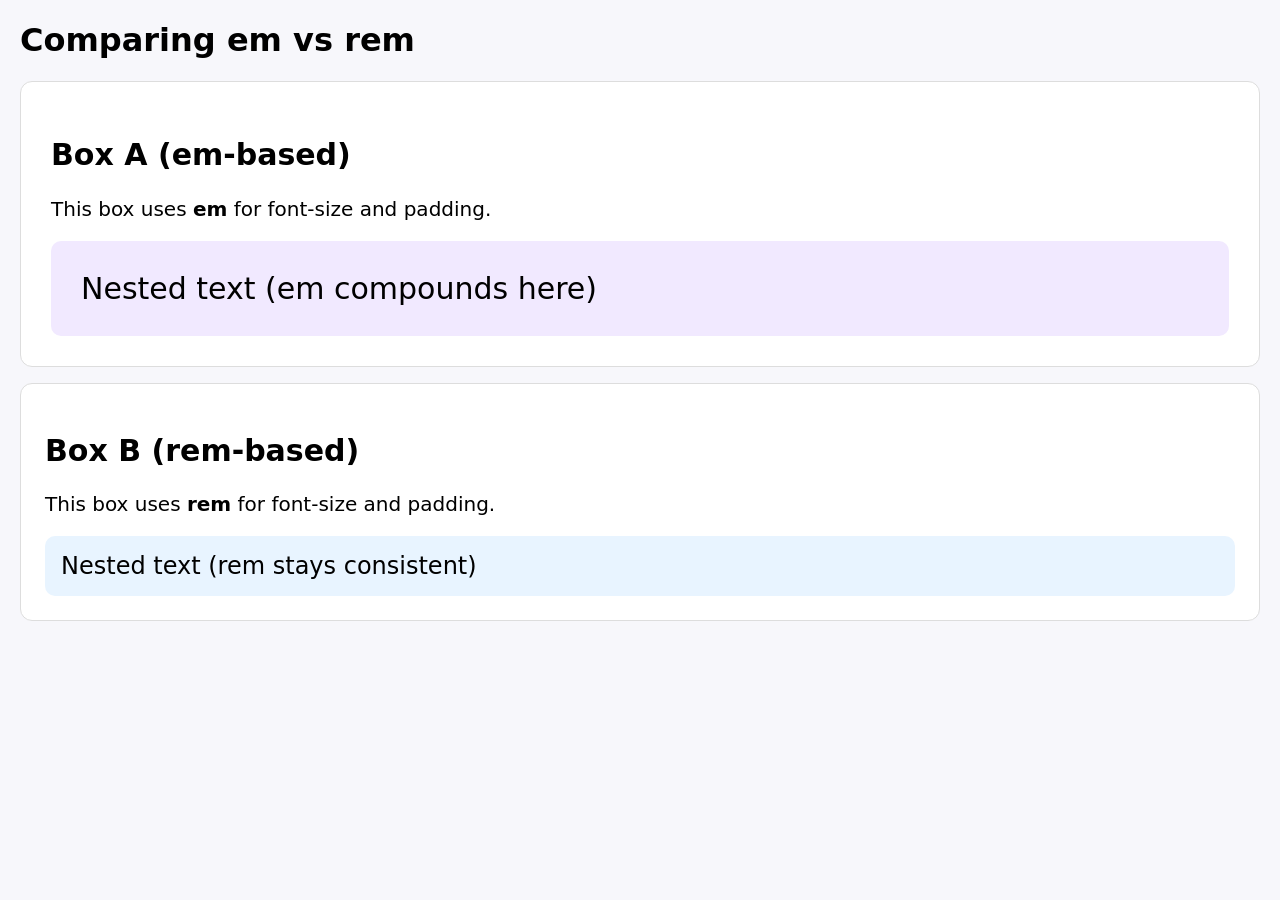
<file: scaling-fonts/scalingfonts.html>
<!doctype html>
<html lang="en">
<head>
  <meta charset="utf-8" />
  <meta name="viewport" content="width=device-width, initial-scale=1" />
  <title>em vs rem</title>
  <link rel="stylesheet" href="scalingfonts.css" />
</head>
<body>

  <h1>Comparing em vs rem</h1>

  <div class="box box-em">
    <h2>Box A (em-based)</h2>
    <p>This box uses <strong>em</strong> for font-size and padding.</p>

    <div class="nested">
      Nested text (em compounds here)
    </div>
  </div>

  <div class="box box-rem">
    <h2>Box B (rem-based)</h2>
    <p>This box uses <strong>rem</strong> for font-size and padding.</p>

    <div class="nested">
      Nested text (rem stays consistent)
    </div>
  </div>

</body>
</html>
</file>
<file: css-units/styles.css>
:root {
    --page-bg:
        radial-gradient(circle at top, rgba(123, 162, 255, 0.12), transparent 30%),
        linear-gradient(180deg, #f7f8fb 0%, #edf2f8 100%);
    --surface: rgba(255, 255, 255, 0.94);
    --surface-strong: #ffffff;
    --text-main: #182538;
    --text-soft: #64748b;
    --accent: #2563eb;
    --prediction: #fff8dc;
    --action: #e8f6ee;
    --demo: #ebf3ff;
    --answer: #fce8ef;
    --border: rgba(24, 37, 56, 0.1);
    --shadow: 0 16px 34px rgba(15, 23, 42, 0.08);
    --radius-lg: 24px;
    --radius-md: 16px;
}

* {
    box-sizing: border-box;
}

html {
    font-size: 16px;
}

body {
    margin: 0;
    font-family: "Aptos", "Segoe UI Variable Text", "Segoe UI", "Helvetica Neue", Arial, sans-serif;
    background: var(--page-bg);
    color: var(--text-main);
    line-height: 1.65;
    padding: 40px 20px 80px;
}

.page-shell {
    width: min(1400px, 100%);
    margin: 0 auto;
}

.presentation-content {
    min-width: 0;
}

header,
.slide {
    position: relative;
    width: min(980px, calc(100vw - 32px));
    margin: 0 auto 24px;
    background: var(--surface);
    backdrop-filter: blur(12px);
    border: 1px solid var(--border);
    border-radius: var(--radius-lg);
    box-shadow: var(--shadow);
    padding: 30px;
}

header {
    text-align: center;
}

h1,
h2,
h3 {
    font-family: "Aptos Display", "Segoe UI Variable Display", "Segoe UI", "Helvetica Neue", Arial, sans-serif;
    line-height: 1.15;
    margin-top: 0;
    letter-spacing: -0.03em;
}

h1 {
    font-size: clamp(2.4rem, 5vw, 4rem);
    margin-bottom: 12px;
}

.header-note,
.demo-note,
.tiny-container-note,
.percent-label {
    color: var(--text-soft);
}

.header-note {
    display: inline-flex;
    align-items: center;
    justify-content: center;
    margin-top: 6px;
    padding: 10px 16px;
    border-radius: 999px;
    background: rgba(37, 99, 235, 0.08);
    border: 1px solid rgba(37, 99, 235, 0.1);
    font-size: 0.95rem;
}

.slide-title {
    margin-bottom: 16px;
    font-size: clamp(1.8rem, 3.2vw, 2.5rem);
    padding-right: 0;
}

.slide-topbar {
    display: flex;
    align-items: flex-start;
    justify-content: space-between;
    gap: 16px;
    margin-bottom: 14px;
}

.slide-badge {
    display: inline-flex;
    align-items: center;
    justify-content: center;
    min-width: 52px;
    height: 36px;
    padding: 0 12px;
    border-radius: 999px;
    background: linear-gradient(135deg, #2563eb, #1d4ed8);
    color: #fff;
    font-family: "Aptos", "Segoe UI Variable Text", "Segoe UI", sans-serif;
    font-size: 0.95rem;
    font-weight: 700;
    letter-spacing: 0.08em;
}

.slide-nav {
    display: flex;
    flex-wrap: wrap;
    justify-content: flex-end;
    gap: 8px;
}

.slide-nav a {
    display: inline-flex;
    align-items: center;
    justify-content: center;
    min-width: 34px;
    min-height: 34px;
    padding: 0.3rem 0.55rem;
    border-radius: 999px;
    text-decoration: none;
    color: var(--accent);
    background: rgba(37, 99, 235, 0.08);
    border: 1px solid rgba(37, 99, 235, 0.1);
    font-size: 0.88rem;
    font-weight: 700;
}

.learn-box {
    padding: 18px 20px;
    background: rgba(255, 255, 255, 0.78);
    border: 1px dashed rgba(24, 37, 56, 0.16);
    border-radius: var(--radius-md);
    margin-bottom: 18px;
}

.learn-box strong {
    display: inline-flex;
    align-items: center;
    width: fit-content;
    padding: 0.35rem 0.7rem;
    border-radius: 999px;
    background: rgba(37, 99, 235, 0.08);
    border: 1px solid rgba(37, 99, 235, 0.12);
    font-weight: 700;
    font-size: 0.9rem;
    letter-spacing: 0.06em;
    text-transform: uppercase;
    line-height: 1;
}

.learn-box p:first-of-type {
    margin-top: 14px;
}

.learn-table {
    width: 100%;
    border-collapse: collapse;
    margin-top: 14px;
    background: rgba(255, 255, 255, 0.72);
    border: 1px solid rgba(24, 37, 56, 0.1);
    border-radius: 14px;
    overflow: hidden;
}

.learn-table th,
.learn-table td {
    padding: 12px 14px;
    text-align: left;
    vertical-align: top;
    border-bottom: 1px solid rgba(24, 37, 56, 0.08);
}

.learn-table th {
    font-size: 0.9rem;
    text-transform: uppercase;
    letter-spacing: 0.04em;
    color: var(--text-soft);
    background: rgba(37, 99, 235, 0.05);
}

.learn-table tbody tr:last-child td {
    border-bottom: 0;
}

.prediction-box,
.action-box,
.demo-area,
.prediction-answer {
    border-radius: var(--radius-md);
    padding: 22px 24px;
    margin-top: 18px;
    border: 1px solid var(--border);
    box-shadow: inset 0 1px 0 rgba(255, 255, 255, 0.55);
}

.prediction-box {
    background: var(--prediction);
    border-left: 6px solid #d4a017;
}

.action-box {
    background: var(--action);
    border-left: 6px solid #169c5f;
}

.demo-area {
    background: var(--demo);
    border-left: 6px solid #3b82f6;
    min-height: 170px;
    display: flex;
    flex-direction: column;
    justify-content: flex-start;
    gap: 12px;
}

.prediction-answer {
    background: var(--answer);
    border-left: 6px solid #d94680;
    overflow: hidden;
}

.prediction-answer summary {
    cursor: pointer;
    font-family: "Aptos", "Segoe UI Variable Text", "Segoe UI", sans-serif;
    font-weight: 700;
    list-style: none;
}

.prediction-answer summary::-webkit-details-marker {
    display: none;
}

.prediction-answer summary::after {
    content: "+";
    float: right;
    font-size: 1.25rem;
    line-height: 1;
}

.prediction-answer[open] summary::after {
    content: "-";
}

.prediction-answer p {
    margin-bottom: 0;
}

.page-footer {
    width: min(980px, calc(100vw - 32px));
    margin: 0 auto;
    padding: 10px 16px 24px;
    text-align: center;
    color: var(--text-soft);
    font-family: "Aptos", "Segoe UI Variable Text", "Segoe UI", sans-serif;
    font-size: 0.95rem;
    letter-spacing: 0.04em;
}

.page-footer p {
    margin: 0;
}

.resource-links {
    display: flex;
    flex-wrap: wrap;
    justify-content: center;
    gap: 10px;
    margin-bottom: 16px;
}

.resource-links a {
    display: inline-flex;
    align-items: center;
    justify-content: center;
    padding: 0.65rem 0.95rem;
    border-radius: 999px;
    text-decoration: none;
    color: var(--accent);
    background: rgba(37, 99, 235, 0.08);
    border: 1px solid rgba(37, 99, 235, 0.1);
    font-weight: 700;
    letter-spacing: 0.01em;
}

pre {
    margin: 14px 0 0;
    overflow-x: auto;
    background: #0f172a;
    color: #e2e8f0;
    padding: 16px 18px;
    border-radius: 14px;
    border: 1px solid rgba(148, 163, 184, 0.22);
    box-shadow: inset 0 1px 0 rgba(255, 255, 255, 0.04);
    font-size: 1rem;
}

code {
    font-family: Consolas, "Courier New", monospace;
}

ul {
    padding-left: 22px;
}

.prediction-box ul,
.learn-box ul {
    margin-bottom: 0;
}

.notes-toggle {
    position: fixed;
    top: 22px;
    right: 22px;
    z-index: 20;
    border: 1px solid rgba(37, 99, 235, 0.14);
    background: rgba(255, 255, 255, 0.9);
    color: var(--text-main);
    border-radius: 999px;
    padding: 0.8rem 1rem;
    font: inherit;
    font-weight: 700;
    box-shadow: 0 12px 28px rgba(15, 23, 42, 0.12);
    cursor: pointer;
    backdrop-filter: blur(12px);
}

.presenter-panel {
    position: fixed;
    top: 20px;
    right: 20px;
    bottom: 20px;
    width: min(360px, calc(100vw - 40px));
    padding: 0;
    pointer-events: none;
    opacity: 0;
    transform: translateX(18px);
    transition: opacity 180ms ease, transform 180ms ease;
    z-index: 15;
}

.presenter-panel-inner {
    height: 100%;
    overflow-y: auto;
    background: rgba(255, 255, 255, 0.95);
    border: 1px solid var(--border);
    border-radius: 24px;
    box-shadow: 0 24px 48px rgba(15, 23, 42, 0.14);
    padding: 22px;
    backdrop-filter: blur(18px);
}

body.notes-visible .presenter-panel {
    pointer-events: auto;
    opacity: 1;
    transform: translateX(0);
}

body.notes-visible .presentation-content {
    width: calc(100% - 392px);
}

.presenter-panel-header h2,
.presenter-note-card h3 {
    margin-bottom: 8px;
}

.presenter-panel-header p:last-child,
.presenter-note-card p:last-child {
    margin-bottom: 0;
}

.presenter-eyebrow {
    margin: 0 0 10px;
    font-size: 0.85rem;
    letter-spacing: 0.08em;
    text-transform: uppercase;
    color: var(--text-soft);
    font-weight: 700;
}

.presenter-nav {
    display: flex;
    flex-wrap: wrap;
    gap: 10px;
    margin: 20px 0 18px;
}

.presenter-nav a {
    display: inline-flex;
    align-items: center;
    justify-content: center;
    min-width: 40px;
    padding: 0.45rem 0.7rem;
    border-radius: 999px;
    text-decoration: none;
    color: var(--accent);
    background: rgba(37, 99, 235, 0.08);
    font-weight: 700;
}

.presenter-note-card {
    padding: 16px 0;
    border-top: 1px solid rgba(24, 37, 56, 0.08);
}

.presenter-note-card:first-of-type {
    border-top: 0;
    padding-top: 0;
}

.demo-spacer {
    height: 18px;
}

.demo-title,
.prediction-box strong,
.action-box strong,
.prediction-answer summary {
    display: inline-flex;
    align-items: center;
    width: fit-content;
    padding: 0.35rem 0.7rem;
    border-radius: 999px;
    background: rgba(255, 255, 255, 0.58);
    font-weight: 700;
    font-size: 0.9rem;
    letter-spacing: 0.06em;
    text-transform: uppercase;
    line-height: 1;
}

.demo-note {
    margin: -2px 0 2px;
    font-size: 0.95rem;
}

/* 
    PIXEL
    Live demo note:
   .px-text-small { font-size: 16px; }
   .px-text-large { font-size: 32px; }
*/

.px-text-small {
    font-size: 20px;
}

.px-text-large {
    font-size: 32px;
}

.em-parent-box {
    padding: 18px;
    border: 1px solid rgba(37, 99, 235, 0.2);
    border-radius: 16px;
    background: rgba(255, 255, 255, 0.8);
}

/* 
   em
   Live demo note:
   .em-parent-box { font-size: 20px; }
   .em-child { font-size: 2em; }
   .em-grandchild { font-size: 2em; }
*/

.em-parent-box{
    font-size:20px;
}


.em-child {
    margin-top: 12px;
    padding: 14px;
    border-radius: 14px;
    background: rgba(37, 99, 235, 0.08);
    font-size: 2em;
}

.em-grandchild {
    margin-top: 12px;
    padding: 12px;
    border-radius: 12px;
    background: rgba(37, 99, 235, 0.14);
    font-size: 2em;
}

/* 
   rem
   Live demo note:
   html { font-size: 16px; }
   .rem-text { font-size: 2.5rem; }
*/

html {
    font-size: 16px;
}

.rem-text{
    font-size: 2.5rem;
}
.percent-wrapper {
    width: 500px;
    position: relative;
    padding-top: 24px;
}

.percent-label {
    position: absolute;
    top: -2px;
    left: 0;
    font-size: 0.9rem;
    font-weight: 600;
}

.percent-child-box {
    min-height: 88px;
    display: flex;
    align-items: center;
    justify-content: center;
    text-align: center;
    padding: 12px;
    border-radius: 14px;
    background: linear-gradient(135deg, #2b7fff, #2563eb);
    color: #fff;
    font-family: "Aptos", "Segoe UI Variable Text", "Segoe UI", sans-serif;
    width: 50%;
}

/* 
   Percentage (%)
   Live demo note:
   .percent-child-box { width: 50%; }
*/


.viewport-demo-box {
    width: 100%;
    height: 120px;
    min-height: 120px;
    border-radius: 18px;
    display: flex;
    align-items: center;
    justify-content: center;
    text-align: center;
    background: linear-gradient(135deg, #2563eb, #60a5fa);
    color: #fff;
    font-family: "Aptos", "Segoe UI Variable Text", "Segoe UI", sans-serif;
    font-size: clamp(1rem, 2.2vw, 1.4rem);
    box-shadow: inset 0 1px 0 rgba(255, 255, 255, 0.35);
}

/* 
   viewport height and width
   Live demo note:
   .viewport-demo-box { width: 50vw; height: 20vh; }
*/

.viewport-demo-box {
    width: 50vw;
    height: 50vh;
}

@media (max-width: 720px) {
    body {
        padding: 20px 12px 48px;
    }

    header,
    .slide {
        width: min(980px, calc(100vw - 8px));
        padding: 20px;
    }

    .slide-title {
        padding-right: 0;
    }

    .slide-topbar {
        flex-direction: column;
        align-items: flex-start;
    }

    .slide-nav {
        justify-content: flex-start;
    }

    .page-footer {
        width: min(980px, calc(100vw - 8px));
    }

    .viewport-demo-box {
        width: 100%;
    }

    .notes-toggle {
        top: auto;
        bottom: 16px;
        right: 16px;
    }

    .presenter-panel {
        top: auto;
        left: 12px;
        right: 12px;
        bottom: 76px;
        width: auto;
    }

    body.notes-visible .presentation-content {
        width: 100%;
    }
}
</file>
<file: css-units-masterclass/styles.css>
:root {
    --page-bg:
        radial-gradient(circle at top, rgba(123, 162, 255, 0.12), transparent 30%),
        linear-gradient(180deg, #f7f8fb 0%, #edf2f8 100%);
    --surface: rgba(255, 255, 255, 0.94);
    --surface-strong: #ffffff;
    --text-main: #182538;
    --text-soft: #64748b;
    --accent: #2563eb;
    --prediction: #fff8dc;
    --action: #e8f6ee;
    --demo: #ebf3ff;
    --answer: #fce8ef;
    --border: rgba(24, 37, 56, 0.1);
    --shadow: 0 16px 34px rgba(15, 23, 42, 0.08);
    --radius-lg: 24px;
    --radius-md: 16px;
}

* {
    box-sizing: border-box;
}

html {
    font-size: 16px;
}

body {
    margin: 0;
    font-family: "Aptos", "Segoe UI Variable Text", "Segoe UI", "Helvetica Neue", Arial, sans-serif;
    background: var(--page-bg);
    color: var(--text-main);
    line-height: 1.65;
    padding: 40px 20px 80px;
}

.page-shell {
    width: min(1400px, 100%);
    margin: 0 auto;
}

.presentation-content {
    min-width: 0;
}

header,
.slide {
    position: relative;
    width: min(980px, calc(100vw - 32px));
    margin: 0 auto 24px;
    background: var(--surface);
    backdrop-filter: blur(12px);
    border: 1px solid var(--border);
    border-radius: var(--radius-lg);
    box-shadow: var(--shadow);
    padding: 30px;
}

header {
    text-align: center;
}

h1,
h2,
h3 {
    font-family: "Aptos Display", "Segoe UI Variable Display", "Segoe UI", "Helvetica Neue", Arial, sans-serif;
    line-height: 1.15;
    margin-top: 0;
    letter-spacing: -0.03em;
}

h1 {
    font-size: clamp(2.4rem, 5vw, 4rem);
    margin-bottom: 12px;
}

.header-note,
.demo-note,
.tiny-container-note,
.percent-label {
    color: var(--text-soft);
}

.header-note {
    display: inline-flex;
    align-items: center;
    justify-content: center;
    margin-top: 6px;
    padding: 10px 16px;
    border-radius: 999px;
    background: rgba(37, 99, 235, 0.08);
    border: 1px solid rgba(37, 99, 235, 0.1);
    font-size: 0.95rem;
}

.slide-title {
    margin-bottom: 16px;
    font-size: clamp(1.8rem, 3.2vw, 2.5rem);
    padding-right: 0;
}

.slide-topbar {
    display: flex;
    align-items: flex-start;
    justify-content: space-between;
    gap: 16px;
    margin-bottom: 14px;
}

.slide-badge {
    display: inline-flex;
    align-items: center;
    justify-content: center;
    min-width: 52px;
    height: 36px;
    padding: 0 12px;
    border-radius: 999px;
    background: linear-gradient(135deg, #2563eb, #1d4ed8);
    color: #fff;
    font-family: "Aptos", "Segoe UI Variable Text", "Segoe UI", sans-serif;
    font-size: 0.95rem;
    font-weight: 700;
    letter-spacing: 0.08em;
}

.slide-nav {
    display: flex;
    flex-wrap: wrap;
    justify-content: flex-end;
    gap: 8px;
}

.slide-nav a {
    display: inline-flex;
    align-items: center;
    justify-content: center;
    min-width: 34px;
    min-height: 34px;
    padding: 0.3rem 0.55rem;
    border-radius: 999px;
    text-decoration: none;
    color: var(--accent);
    background: rgba(37, 99, 235, 0.08);
    border: 1px solid rgba(37, 99, 235, 0.1);
    font-size: 0.88rem;
    font-weight: 700;
}

.learn-box {
    padding: 18px 20px;
    background: rgba(255, 255, 255, 0.78);
    border: 1px dashed rgba(24, 37, 56, 0.16);
    border-radius: var(--radius-md);
    margin-bottom: 18px;
}

.learn-box strong {
    display: inline-flex;
    align-items: center;
    width: fit-content;
    padding: 0.35rem 0.7rem;
    border-radius: 999px;
    background: rgba(37, 99, 235, 0.08);
    border: 1px solid rgba(37, 99, 235, 0.12);
    font-weight: 700;
    font-size: 0.9rem;
    letter-spacing: 0.06em;
    text-transform: uppercase;
    line-height: 1;
}

.learn-box p:first-of-type {
    margin-top: 14px;
}

.learn-table {
    width: 100%;
    border-collapse: collapse;
    margin-top: 14px;
    background: rgba(255, 255, 255, 0.72);
    border: 1px solid rgba(24, 37, 56, 0.1);
    border-radius: 14px;
    overflow: hidden;
}

.learn-table th,
.learn-table td {
    padding: 12px 14px;
    text-align: left;
    vertical-align: top;
    border-bottom: 1px solid rgba(24, 37, 56, 0.08);
}

.learn-table th {
    font-size: 0.9rem;
    text-transform: uppercase;
    letter-spacing: 0.04em;
    color: var(--text-soft);
    background: rgba(37, 99, 235, 0.05);
}

.learn-table tbody tr:last-child td {
    border-bottom: 0;
}

.prediction-box,
.action-box,
.demo-area,
.prediction-answer {
    border-radius: var(--radius-md);
    padding: 22px 24px;
    margin-top: 18px;
    border: 1px solid var(--border);
    box-shadow: inset 0 1px 0 rgba(255, 255, 255, 0.55);
}

.prediction-box {
    background: var(--prediction);
    border-left: 6px solid #d4a017;
}

.action-box {
    background: var(--action);
    border-left: 6px solid #169c5f;
}

.demo-area {
    background: var(--demo);
    border-left: 6px solid #3b82f6;
    min-height: 170px;
    display: flex;
    flex-direction: column;
    justify-content: flex-start;
    gap: 12px;
}

.prediction-answer {
    background: var(--answer);
    border-left: 6px solid #d94680;
    overflow: hidden;
}

.prediction-answer summary {
    cursor: pointer;
    font-family: "Aptos", "Segoe UI Variable Text", "Segoe UI", sans-serif;
    font-weight: 700;
    list-style: none;
}

.prediction-answer summary::-webkit-details-marker {
    display: none;
}

.prediction-answer summary::after {
    content: "+";
    float: right;
    font-size: 1.25rem;
    line-height: 1;
}

.prediction-answer[open] summary::after {
    content: "-";
}

.prediction-answer p {
    margin-bottom: 0;
}

.page-footer {
    width: min(980px, calc(100vw - 32px));
    margin: 0 auto;
    padding: 10px 16px 24px;
    text-align: center;
    color: var(--text-soft);
    font-family: "Aptos", "Segoe UI Variable Text", "Segoe UI", sans-serif;
    font-size: 0.95rem;
    letter-spacing: 0.04em;
}

.page-footer p {
    margin: 0;
}

.resource-links {
    display: flex;
    flex-wrap: wrap;
    justify-content: center;
    gap: 10px;
    margin-bottom: 16px;
}

.resource-links a {
    display: inline-flex;
    align-items: center;
    justify-content: center;
    padding: 0.65rem 0.95rem;
    border-radius: 999px;
    text-decoration: none;
    color: var(--accent);
    background: rgba(37, 99, 235, 0.08);
    border: 1px solid rgba(37, 99, 235, 0.1);
    font-weight: 700;
    letter-spacing: 0.01em;
}

pre {
    margin: 14px 0 0;
    overflow-x: auto;
    background: #0f172a;
    color: #e2e8f0;
    padding: 16px 18px;
    border-radius: 14px;
    border: 1px solid rgba(148, 163, 184, 0.22);
    box-shadow: inset 0 1px 0 rgba(255, 255, 255, 0.04);
    font-size: 1rem;
}

code {
    font-family: Consolas, "Courier New", monospace;
}

ul {
    padding-left: 22px;
}

.prediction-box ul,
.learn-box ul {
    margin-bottom: 0;
}

.notes-toggle {
    position: fixed;
    top: 22px;
    right: 22px;
    z-index: 20;
    border: 1px solid rgba(37, 99, 235, 0.14);
    background: rgba(255, 255, 255, 0.9);
    color: var(--text-main);
    border-radius: 999px;
    padding: 0.8rem 1rem;
    font: inherit;
    font-weight: 700;
    box-shadow: 0 12px 28px rgba(15, 23, 42, 0.12);
    cursor: pointer;
    backdrop-filter: blur(12px);
}

.presenter-panel {
    position: fixed;
    top: 20px;
    right: 20px;
    bottom: 20px;
    width: min(360px, calc(100vw - 40px));
    padding: 0;
    pointer-events: none;
    opacity: 0;
    transform: translateX(18px);
    transition: opacity 180ms ease, transform 180ms ease;
    z-index: 15;
}

.presenter-panel-inner {
    height: 100%;
    overflow-y: auto;
    background: rgba(255, 255, 255, 0.95);
    border: 1px solid var(--border);
    border-radius: 24px;
    box-shadow: 0 24px 48px rgba(15, 23, 42, 0.14);
    padding: 22px;
    backdrop-filter: blur(18px);
}

body.notes-visible .presenter-panel {
    pointer-events: auto;
    opacity: 1;
    transform: translateX(0);
}

body.notes-visible .presentation-content {
    width: calc(100% - 392px);
}

.presenter-panel-header h2,
.presenter-note-card h3 {
    margin-bottom: 8px;
}

.presenter-panel-header p:last-child,
.presenter-note-card p:last-child {
    margin-bottom: 0;
}

.presenter-eyebrow {
    margin: 0 0 10px;
    font-size: 0.85rem;
    letter-spacing: 0.08em;
    text-transform: uppercase;
    color: var(--text-soft);
    font-weight: 700;
}

.presenter-nav {
    display: flex;
    flex-wrap: wrap;
    gap: 10px;
    margin: 20px 0 18px;
}

.presenter-nav a {
    display: inline-flex;
    align-items: center;
    justify-content: center;
    min-width: 40px;
    padding: 0.45rem 0.7rem;
    border-radius: 999px;
    text-decoration: none;
    color: var(--accent);
    background: rgba(37, 99, 235, 0.08);
    font-weight: 700;
}

.presenter-note-card {
    padding: 16px 0;
    border-top: 1px solid rgba(24, 37, 56, 0.08);
}

.presenter-note-card:first-of-type {
    border-top: 0;
    padding-top: 0;
}

.demo-spacer {
    height: 18px;
}

.demo-title,
.prediction-box strong,
.action-box strong,
.prediction-answer summary {
    display: inline-flex;
    align-items: center;
    width: fit-content;
    padding: 0.35rem 0.7rem;
    border-radius: 999px;
    background: rgba(255, 255, 255, 0.58);
    font-weight: 700;
    font-size: 0.9rem;
    letter-spacing: 0.06em;
    text-transform: uppercase;
    line-height: 1;
}

.demo-note {
    margin: -2px 0 2px;
    font-size: 0.95rem;
}

/* 
    PIXEL
    Live demo note:
   .px-text-small { font-size: 16px; }
   .px-text-large { font-size: 32px; }
*/


.em-parent-box {
    padding: 18px;
    border: 1px solid rgba(37, 99, 235, 0.2);
    border-radius: 16px;
    background: rgba(255, 255, 255, 0.8);
}

/* 
   em
   Live demo note:
   .em-parent-box { font-size: 20px; }
   .em-child { font-size: 2em; }
   .em-grandchild { font-size: 2em; }
*/

.em-child {
    margin-top: 12px;
    padding: 14px;
    border-radius: 14px;
    background: rgba(37, 99, 235, 0.08);
}

.em-grandchild {
    margin-top: 12px;
    padding: 12px;
    border-radius: 12px;
    background: rgba(37, 99, 235, 0.14);
}

/* 
   rem
   Live demo note:
   html { font-size: 16px; }
   .rem-text { font-size: 2.5rem; }
*/

.percent-wrapper {
    width: 200px;
    position: relative;
    padding-top: 24px;
}

.percent-label {
    position: absolute;
    top: -2px;
    left: 0;
    font-size: 0.9rem;
    font-weight: 600;
}

.percent-child-box {
    min-height: 88px;
    display: flex;
    align-items: center;
    justify-content: center;
    text-align: center;
    padding: 12px;
    border-radius: 14px;
    background: linear-gradient(135deg, #2b7fff, #2563eb);
    color: #fff;
    font-family: "Aptos", "Segoe UI Variable Text", "Segoe UI", sans-serif;
}

/* 
   Percentage (%)
   Live demo note:
   .percent-child-box { width: 50%; }
*/

.viewport-demo-box {
    width: 100%;
    height: 120px;
    min-height: 120px;
    border-radius: 18px;
    display: flex;
    align-items: center;
    justify-content: center;
    text-align: center;
    background: linear-gradient(135deg, #2563eb, #60a5fa);
    color: #fff;
    font-family: "Aptos", "Segoe UI Variable Text", "Segoe UI", sans-serif;
    font-size: clamp(1rem, 2.2vw, 1.4rem);
    box-shadow: inset 0 1px 0 rgba(255, 255, 255, 0.35);
}

/* 
   viewport height and width
   Live demo note:
   .viewport-demo-box { width: 50vw; height: 20vh; }
*/

@media (max-width: 720px) {
    body {
        padding: 20px 12px 48px;
    }

    header,
    .slide {
        width: min(980px, calc(100vw - 8px));
        padding: 20px;
    }

    .slide-title {
        padding-right: 0;
    }

    .slide-topbar {
        flex-direction: column;
        align-items: flex-start;
    }

    .slide-nav {
        justify-content: flex-start;
    }

    .page-footer {
        width: min(980px, calc(100vw - 8px));
    }

    .viewport-demo-box {
        width: 100%;
    }

    .notes-toggle {
        top: auto;
        bottom: 16px;
        right: 16px;
    }

    .presenter-panel {
        top: auto;
        left: 12px;
        right: 12px;
        bottom: 76px;
        width: auto;
    }

    body.notes-visible .presentation-content {
        width: 100%;
    }
}
</file>
<file: scaling-fonts/scalingfonts.css>
/* Root size: rem is based on THIS */
html {
  font-size: 16px;
}

body {
  font-family: system-ui, Arial, sans-serif;
  margin: 20px;
  background: #f7f7fb;
}

/* Shared styling */
.box {
  background: white;
  border: 1px solid #ddd;
  border-radius: 12px;
  margin-bottom: 16px;
}

/* -------- EM EXAMPLE -------- */
/* em here is based on the parent’s font-size (body = 16px) */
.box-em {
  font-size: 1.25em;   /* 1.25 × 16px = 20px */
  padding: 1.5em;      /* 1.5 × 20px = 30px (because it's based on this box's font-size) */
}

.box-em .nested {
  font-size: 1.5em;    /* 1.5 × 20px = 30px (compounds) */
  padding: 1em;        /* 1 × 30px = 30px */
  background: #f1e9ff;
  border-radius: 10px;
  margin-top: 10px;
}

/* -------- REM EXAMPLE -------- */
/* rem is based on html font-size (16px), not the parent */
.box-rem {
  font-size: 1.25rem;  /* 1.25 × 16px = 20px */
  padding: 1.5rem;     /* 1.5 × 16px = 24px (stays consistent) */
}

.box-rem .nested {
  font-size: 1.5rem;   /* 1.5 × 16px = 24px (does NOT compound) */
  padding: 1rem;       /* 16px */
  background: #e8f4ff;
  border-radius: 10px;
  margin-top: 10px;
}
</file>
